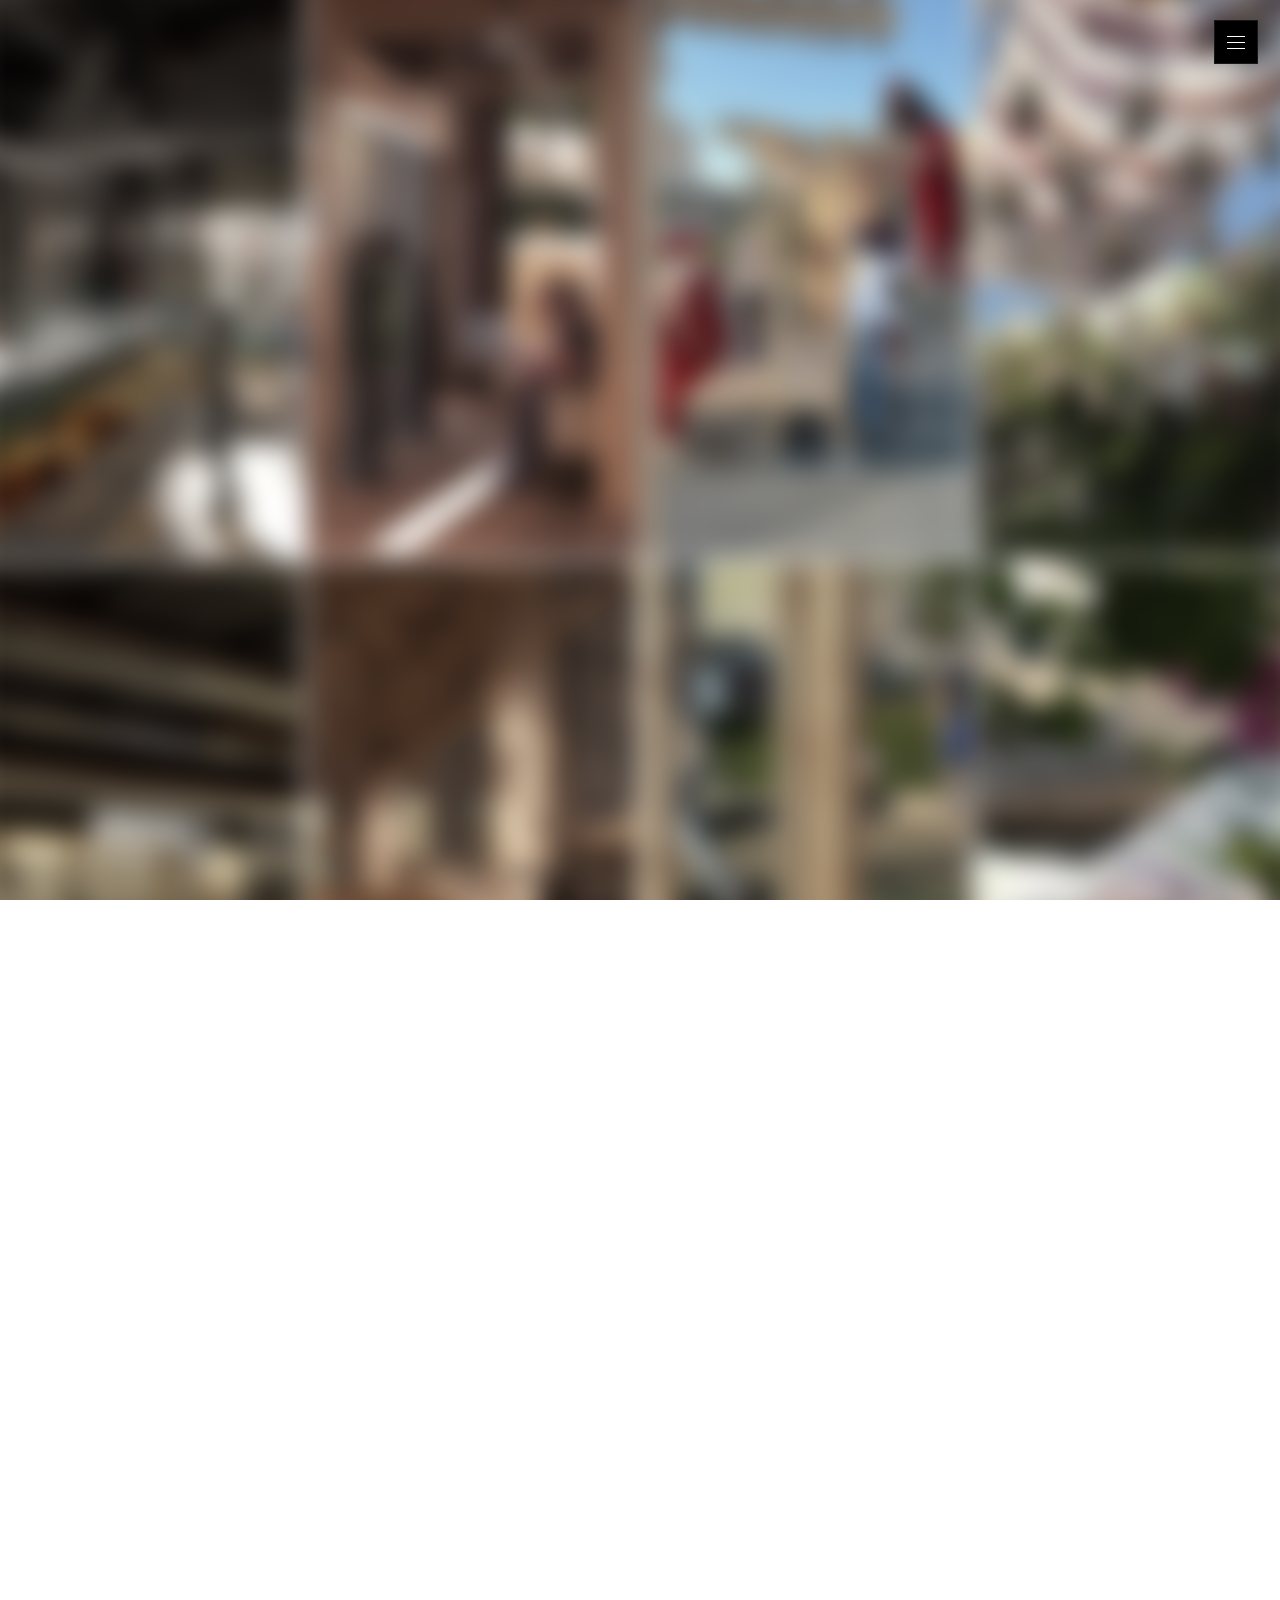
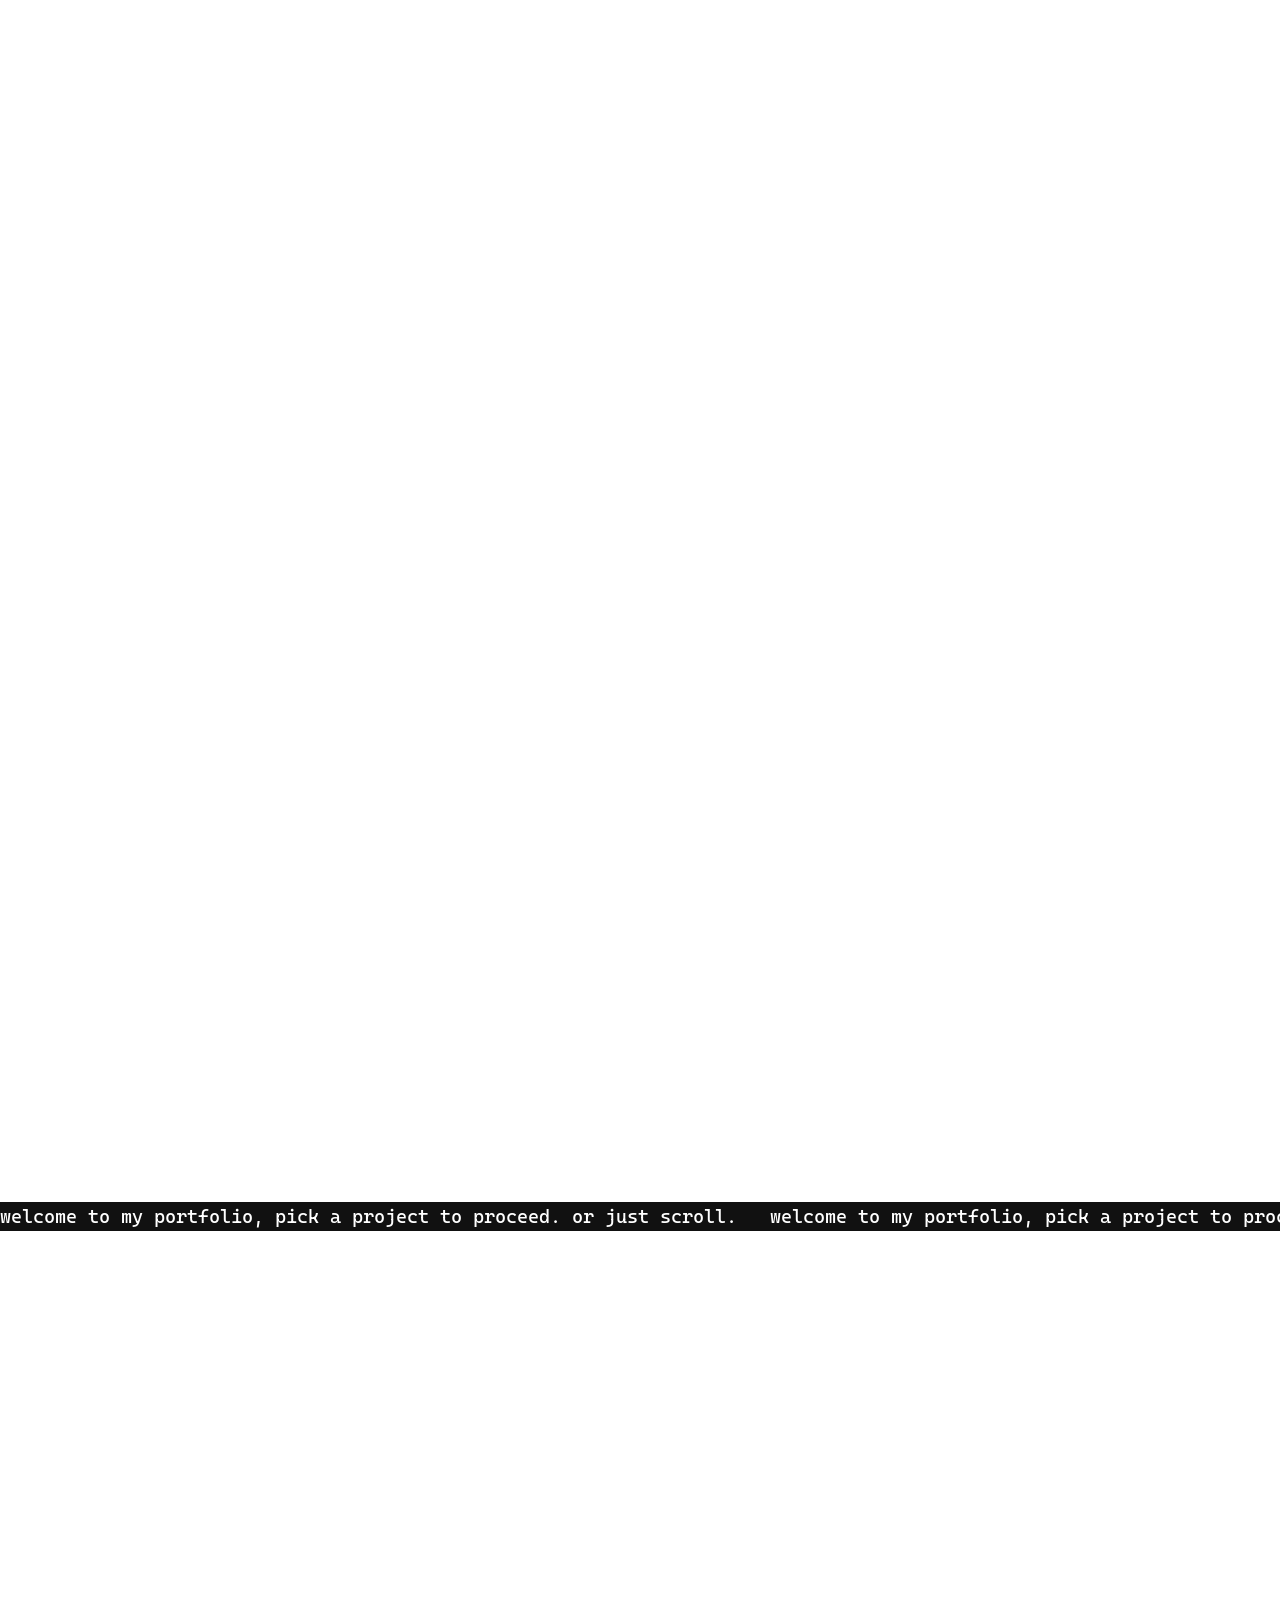
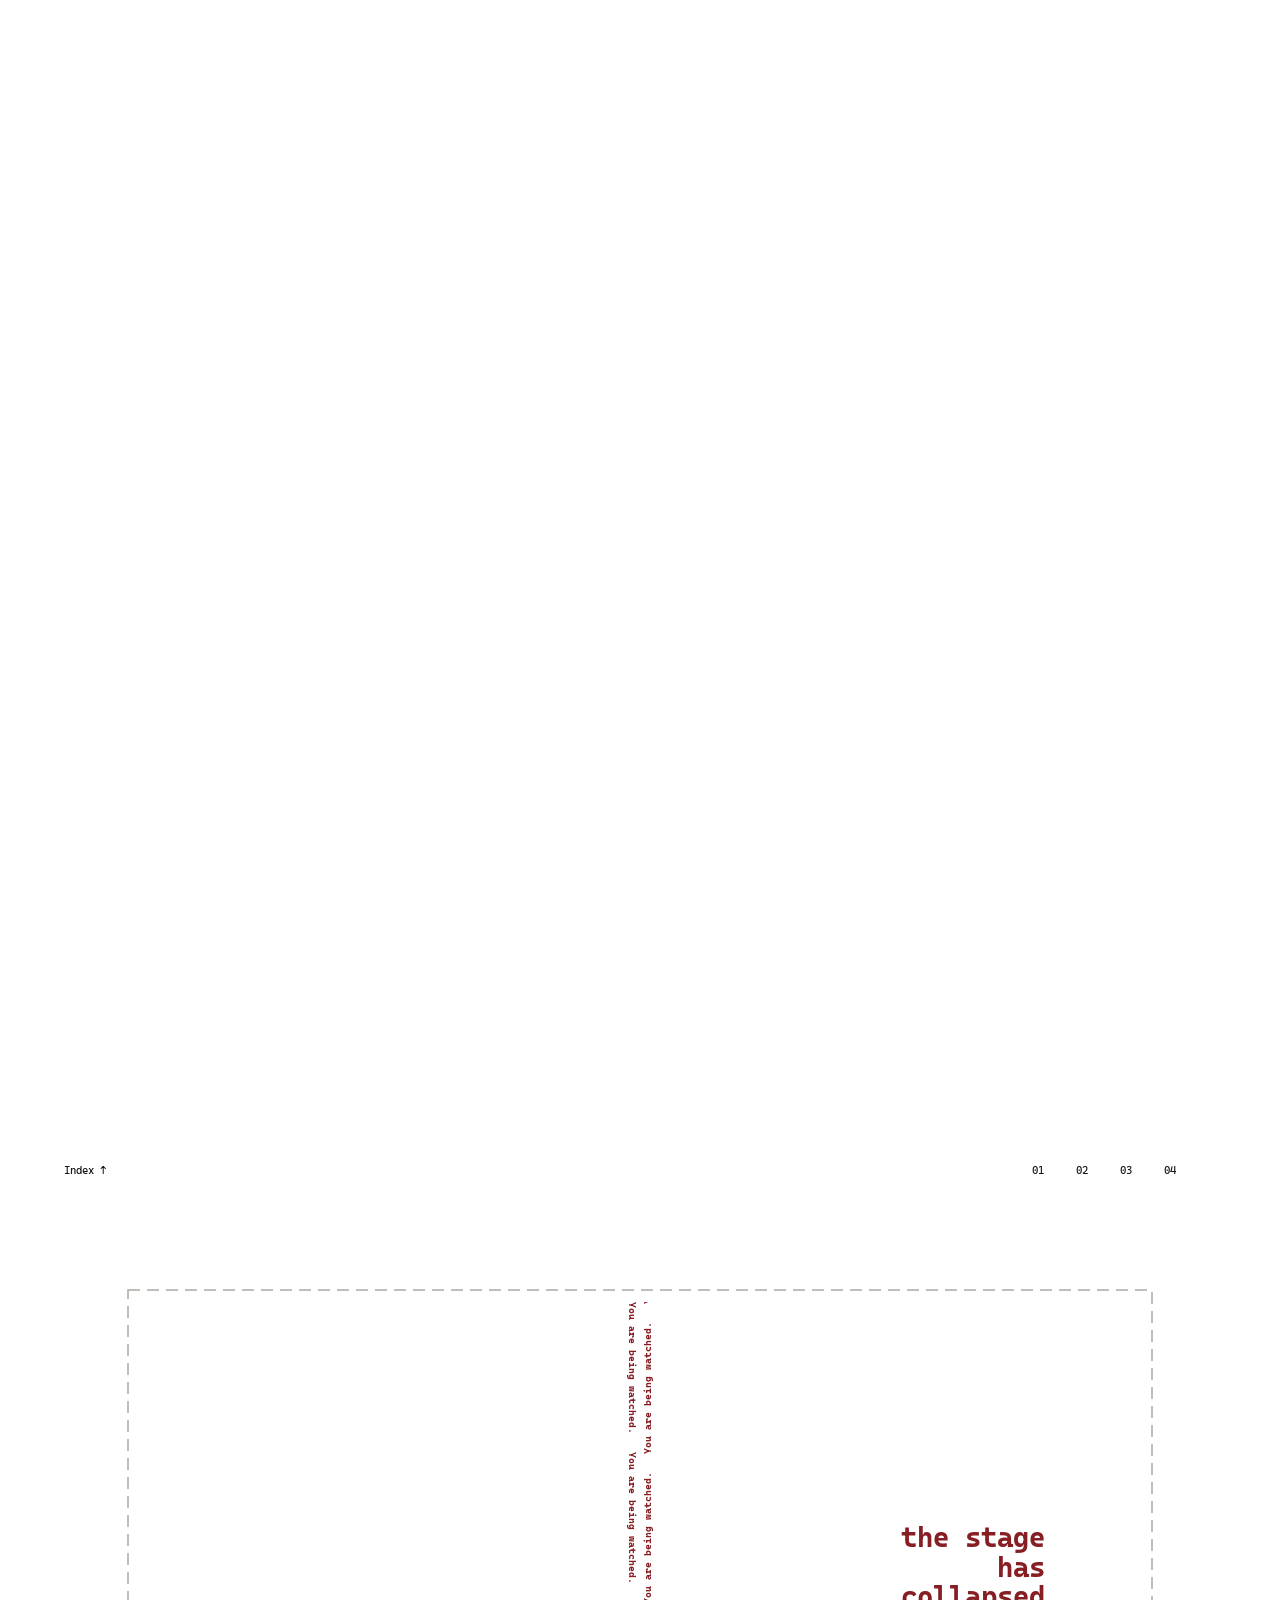
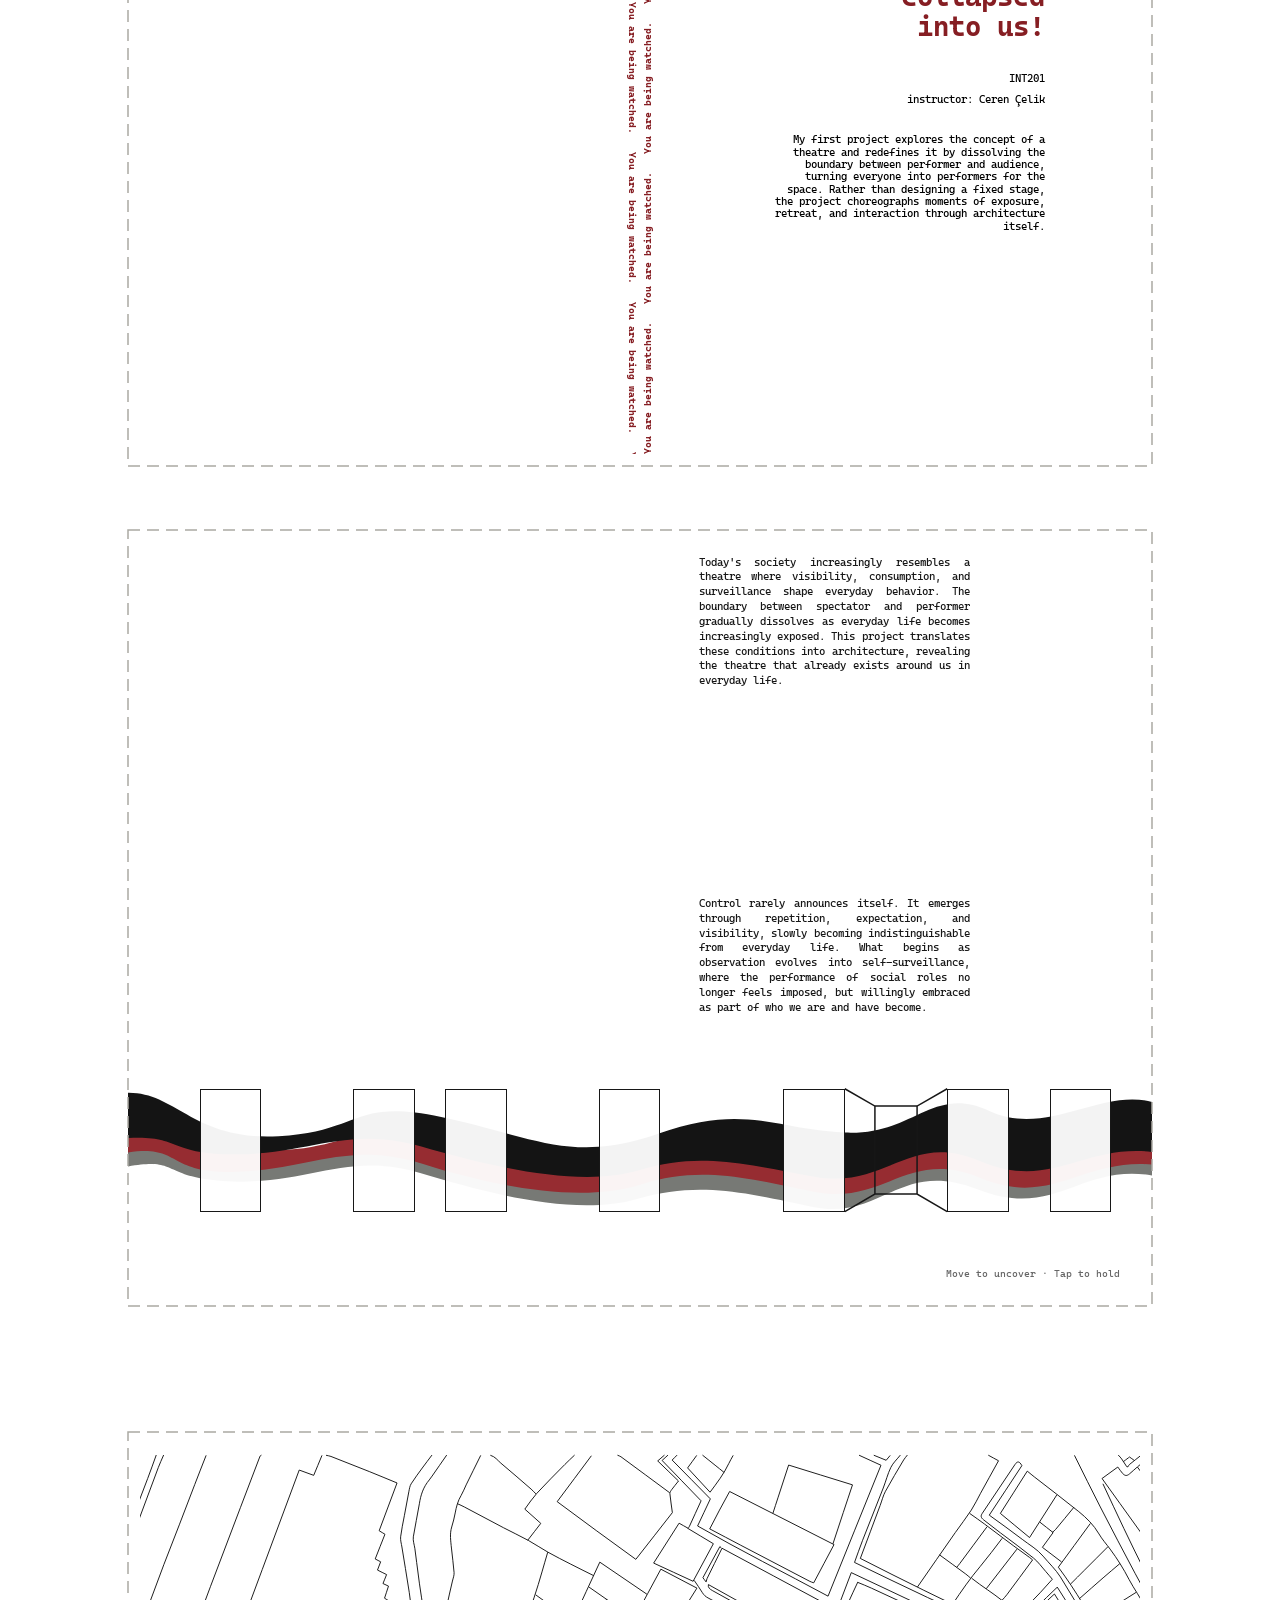
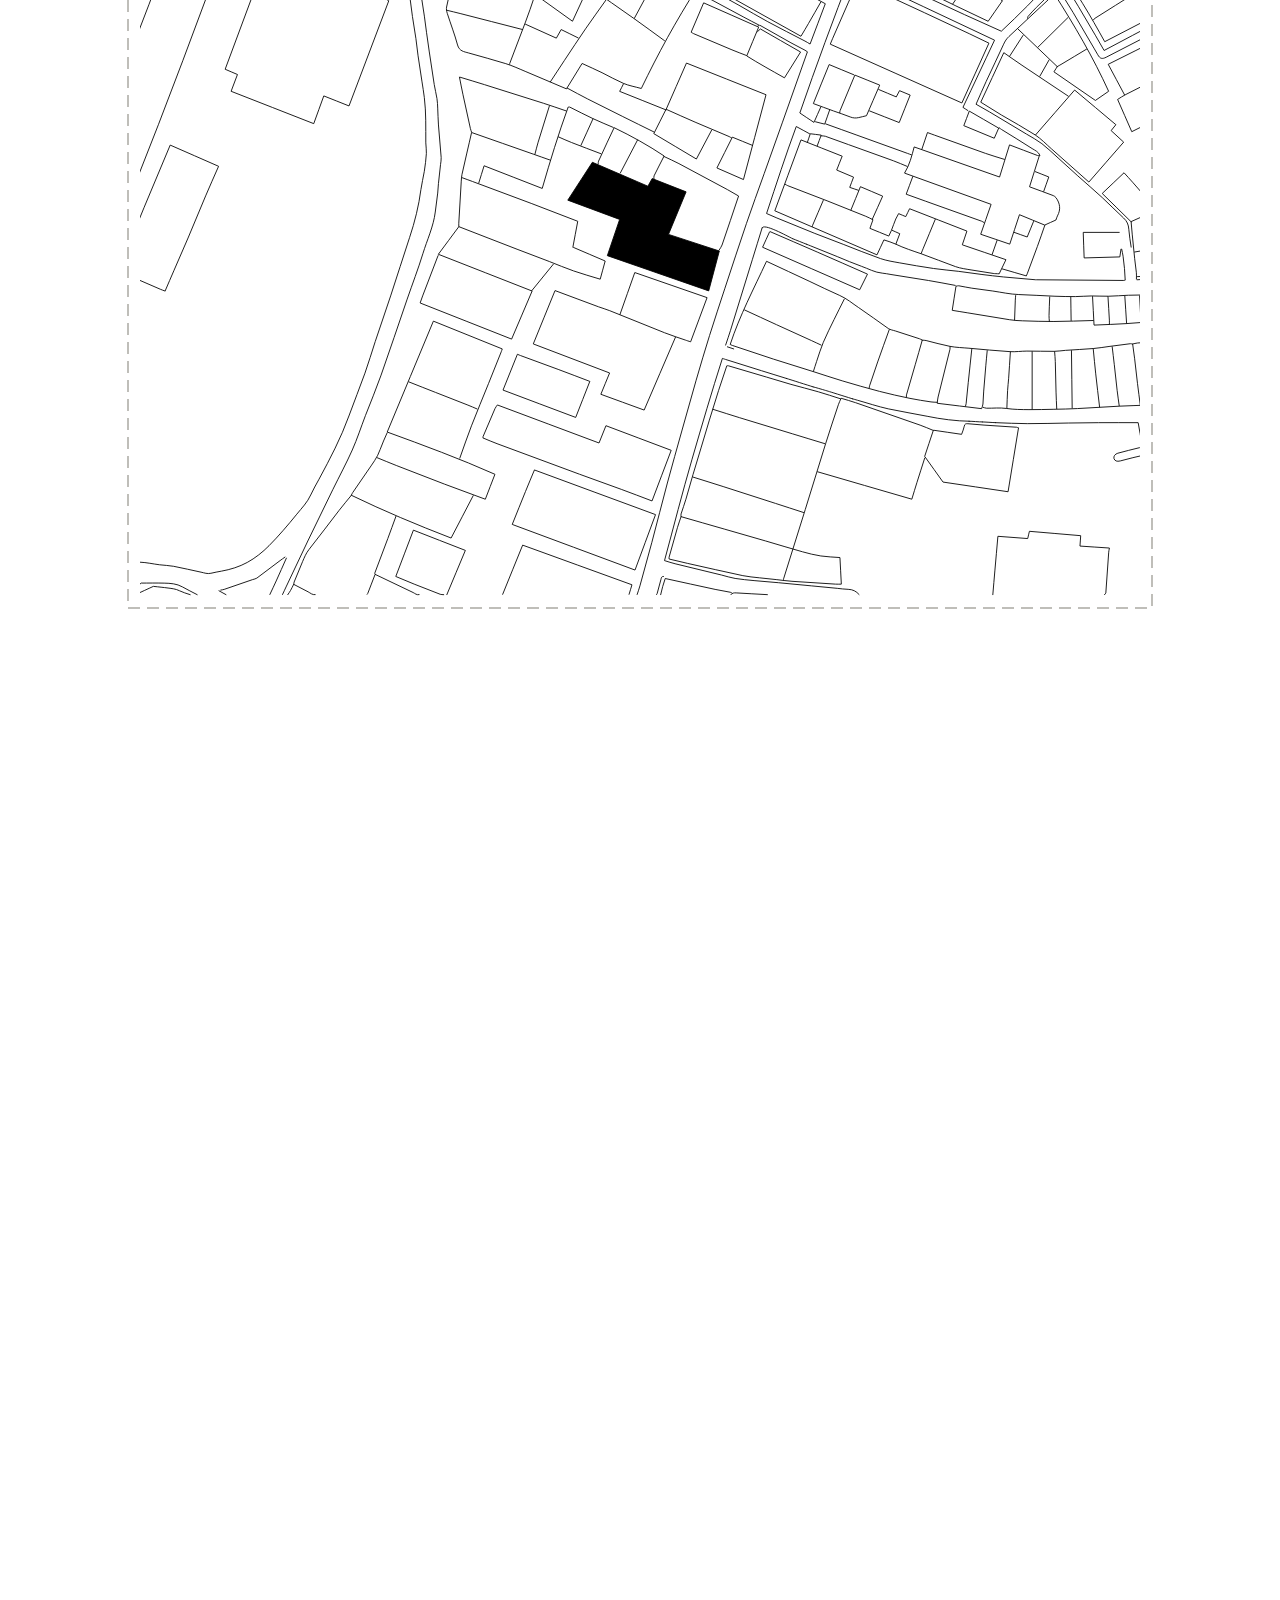
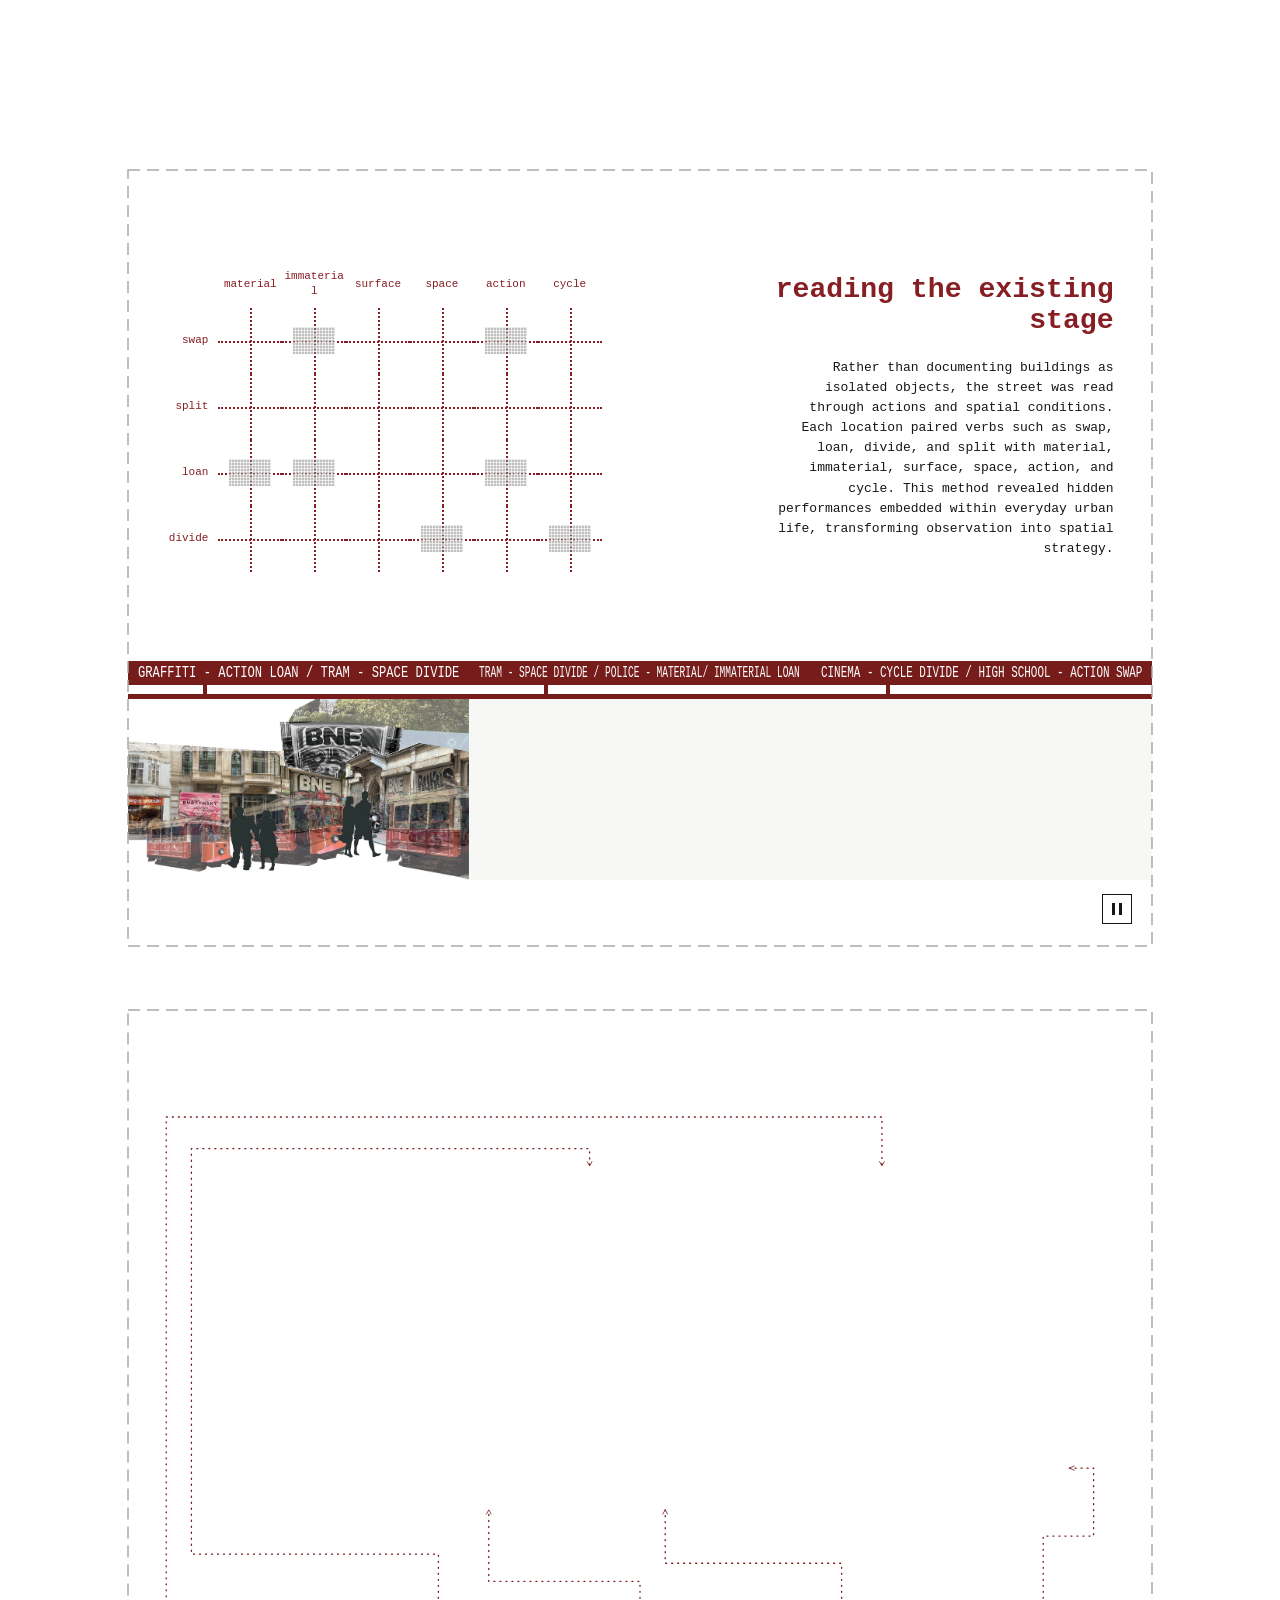
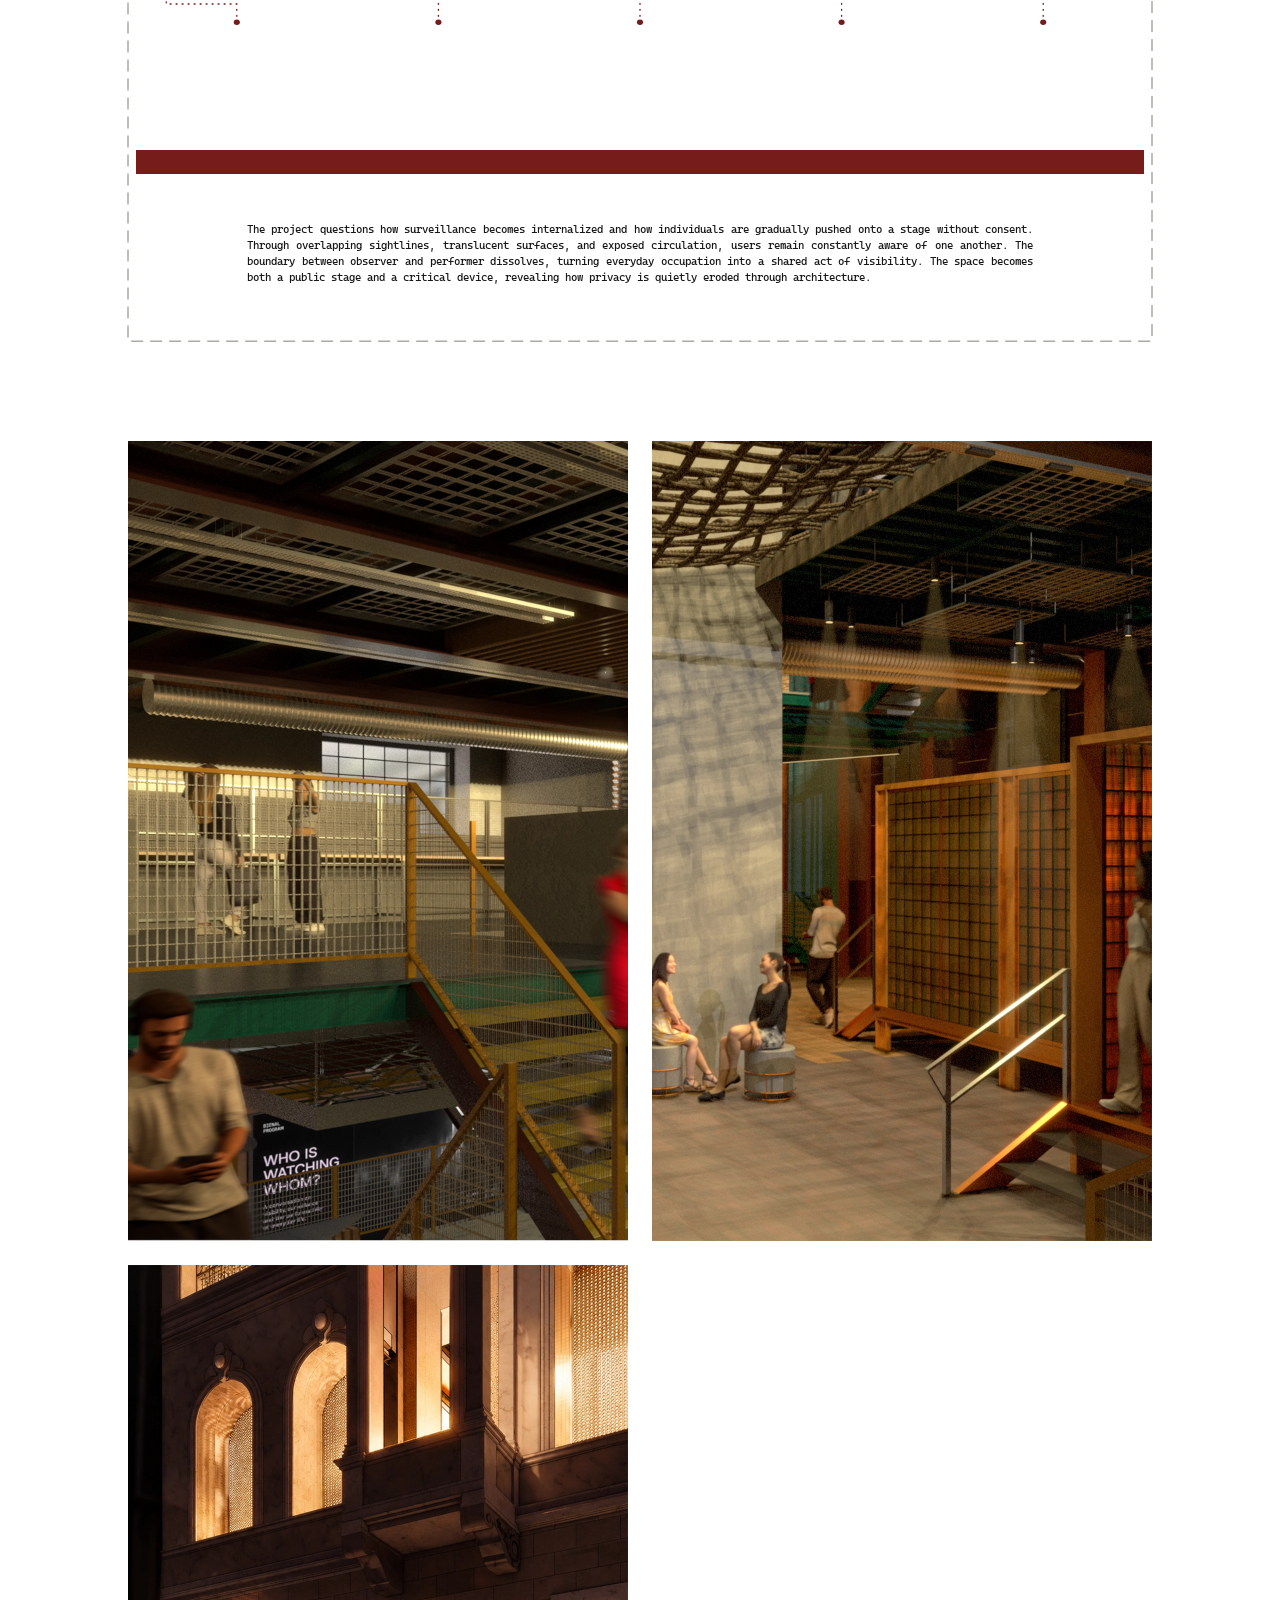
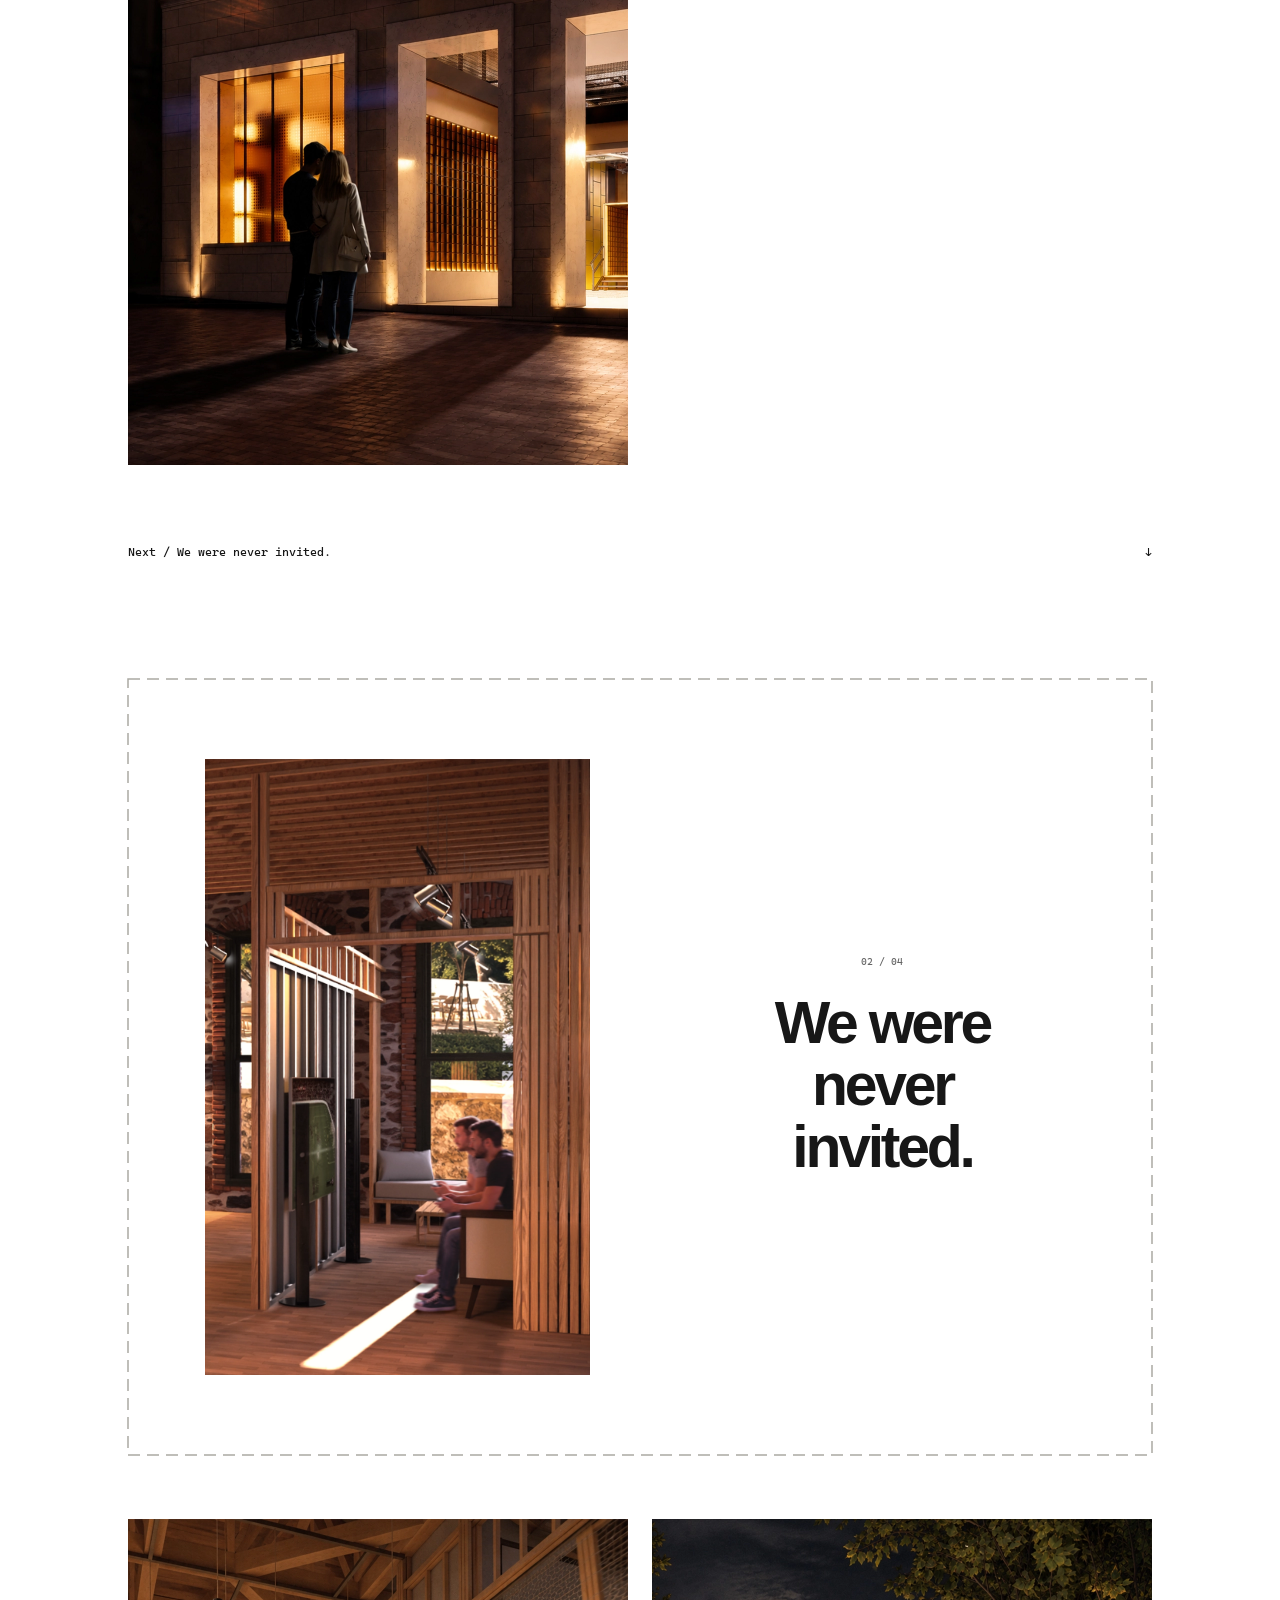
<file: index.html>
<!doctype html>
<html lang="en">
<head>
<meta charset="UTF-8"><meta name="viewport" content="width=device-width, initial-scale=1"><meta name="theme-color" content="#000000">
<title>Özgün Ege Bilgiç</title><link rel="stylesheet" href="styles.css"><script src="image-config.js" defer></script><script src="script.js" defer></script>
<link rel="stylesheet" href="analytics.css"><script src="analytics.js" defer></script></head>
<body>
<a class="skip-link" href="#work">Skip to projects</a>
<div class="quick-nav">
<button class="nav-toggle" type="button" aria-label="Open page navigation" aria-expanded="false" aria-controls="page-navigation" title="Navigate"><span class="menu-lines" aria-hidden="true"><i></i><i></i><i></i></span></button>
<nav id="page-navigation" aria-label="Page navigation" inert>
<a href="#top">Opening <span>01</span></a>
<a href="#video">Film <span>02</span></a>
<a href="#work">Projects <span>03</span></a>
<a href="#about">About me <span>04</span></a>
<details class="useful-menu"><summary data-useful-label>Useful stuff</summary><a href="stairs/index.html"><span data-stair-menu-label>Stair calculator</span><span>↗</span></a></details>
</nav>
</div>

<main>
<section class="intro" id="top" aria-label="Portfolio introduction">
<span id="video" class="video-anchor" aria-hidden="true"></span>
<div class="intro-stage">
<div class="reel" aria-hidden="true">
<div class="lane lane-one"><div class="lane-track"><i class="red"></i><i class="black"></i><i class="blue"></i><i class="red"></i><i class="black"></i><i class="blue"></i></div></div>
<div class="lane lane-two"><div class="lane-track"><i class="blue"></i><i class="yellow"></i><i class="black"></i><i class="blue"></i><i class="yellow"></i><i class="black"></i></div></div>
<div class="lane lane-three"><div class="lane-track"><i class="black"></i><i class="red"></i><i class="white"></i><i class="black"></i><i class="red"></i><i class="white"></i></div></div>
<div class="lane lane-four"><div class="lane-track"><i class="yellow"></i><i class="blue"></i><i class="red"></i><i class="yellow"></i><i class="blue"></i><i class="red"></i></div></div>
</div>
<div class="video-area"><img data-image="film" alt="Still image for the future film"></div><h1 class="identity"><a href="#about">ÖZGÜN EGE BİLGİÇ</a></h1>
</div>
</section>
<section class="work" id="work" aria-label="Projects">
<div class="work-stage">
<div class="work-welcome" aria-label="Welcome to my portfolio, pick a project to proceed. Or just scroll.">
<div class="work-welcome-track" aria-hidden="true"><span>Welcome to my portfolio, pick a project to proceed. Or just scroll.&#160;&#160;&#160;</span><span>Welcome to my portfolio, pick a project to proceed. Or just scroll.&#160;&#160;&#160;</span></div>
</div>
<div class="timeline-window"><div class="project-index timeline-index">
<div class="timeline-baseline" aria-hidden="true"></div>
<div class="index-footer"><button class="lucky-button" type="button">Choose for me ↗</button></div>
</div></div>
</div>
</section>
<div class="project-reader">
<nav class="project-rail" aria-label="Project shortcuts"><a href="#work" class="rail-index">Index ↑</a><div class="rail-links"></div></nav>
<div class="project-chapters"></div>
</div>
<section class="about" id="about" aria-labelledby="about-title">
<div class="designer-heading"><p class="designer-eyebrow">MEET THE DESIGNER / BEHIND THE WORK</p><h2 id="about-title">HI, I'M<br><span>ÖZGÜN.</span></h2></div>
<div class="designer-body">
<div class="portrait-group"><div class="portrait"><img data-image="portrait" alt="Özgün Ege Bilgiç"></div></div>
<div class="designer-explore"><p class="designer-intro">I work across physical and digital spaces, exploring how design shapes what we experience.</p><p class="designer-prompt">Pick a side of my practice ↘</p><div class="designer-topics" role="group" aria-label="Explore my practice"></div><div class="designer-reveal" aria-live="polite" aria-atomic="true"><h3></h3><p></p></div><div class="education"><h3>Education</h3><p><span>Bachelor of Arts in Interior Design</span><span>MEF University</span></p></div></div>
</div>
<div class="designer-downloads"><div class="download-links"></div></div>
</section>
</main>
</body>
</html>
</file>
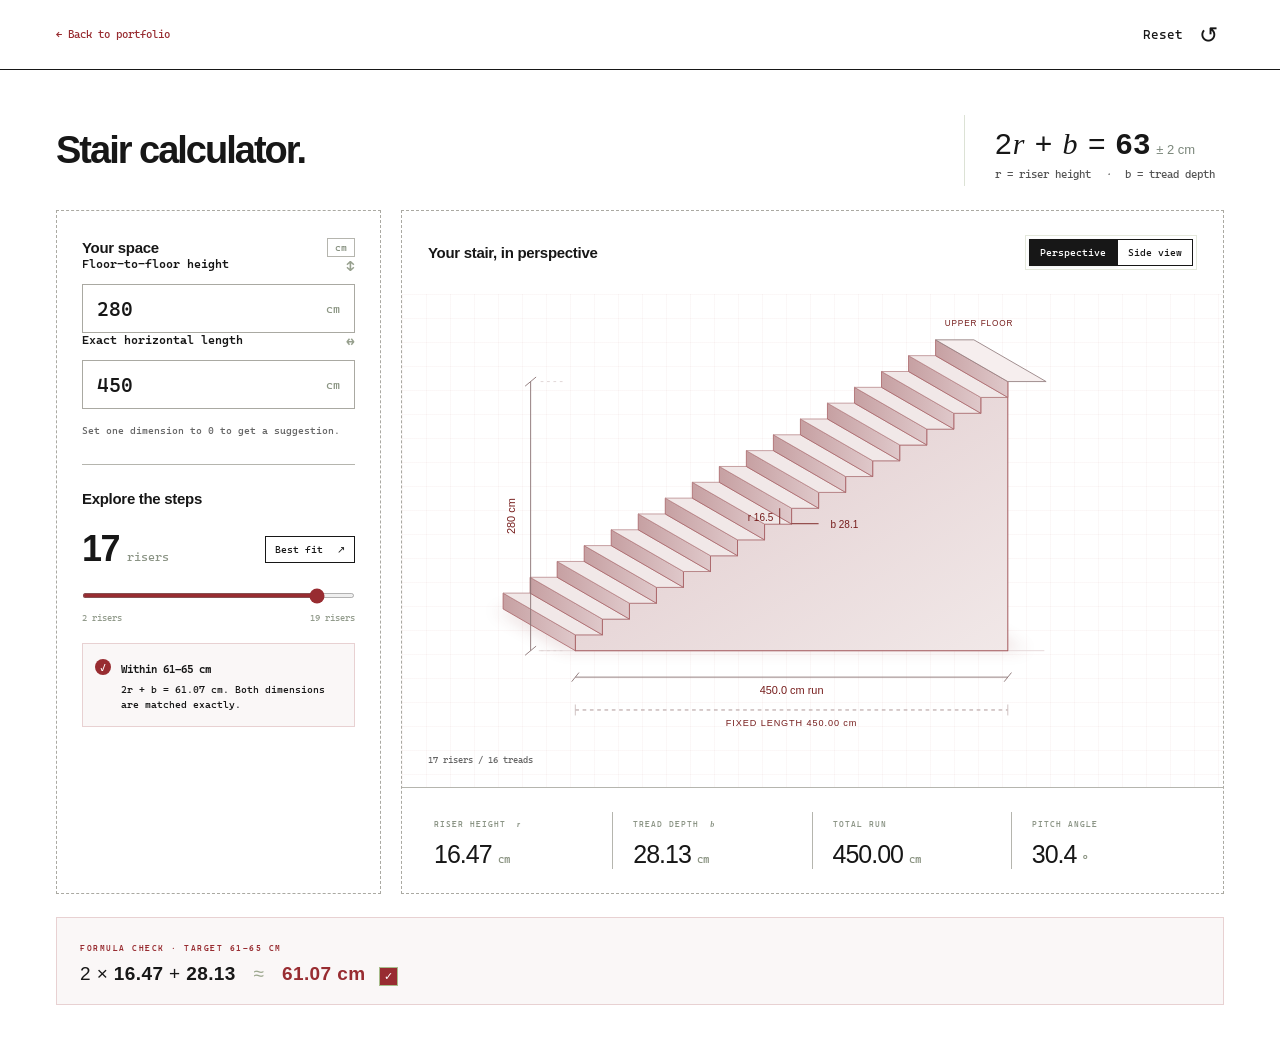
<file: stairs/index.html>
<!doctype html>
<html lang="en">
<head>
  <meta charset="UTF-8"><meta name="viewport" content="width=device-width, initial-scale=1">
  <title>Stair Studio — Find your rhythm</title>
  <meta name="description" content="Explore stair proportions with an interactive visual calculator using 2r + b = 63 ± 2 cm.">
  <link rel="stylesheet" href="style.css"><link rel="stylesheet" href="portfolio-theme.css"><script src="../image-config.js"></script>
<link rel="stylesheet" href="../analytics.css"><script src="../analytics.js" defer></script></head>
<body>
  <header class="header"><a class="brand" href="./" aria-label="Stair Studio home"><svg width="30" height="28" viewBox="0 0 30 28" fill="none"><path d="M2 25V18H10V10H18V2H28" stroke="currentColor" stroke-width="2.5"/></svg>stair<span>studio</span></a><a class="portfolio-back" href="../index.html#work">← Back to portfolio</a><button class="text-button" id="reset">Reset <span>↺</span></button></header>
  <main>
    <div class="intro"><div><p class="eyebrow"><span></span> THE STAIR PROPORTION EXPLORER</p><h1>Find your rhythm.</h1><p class="subtitle">Two rises. One tread. A stair that feels right.</p></div><div class="formula"><span class="formula-label">THE BLONDEL FORMULA</span><div>2<span>r</span> + <span>b</span> = <strong>63</strong><small>± 2 cm</small></div><p>r = riser height <i>·</i> b = tread depth</p></div></div>
    <div class="workspace">
      <aside class="controls panel">
        <div class="section-title"><span class="section-number">01</span><h2>Your space</h2><span class="unit-badge">cm</span></div>
        <p class="section-description">Start with the dimensions you have.</p>
        <label for="height">Floor-to-floor height <span>↕</span></label><div class="input-wrap"><input id="height" type="number" min="0" max="1200" step="1" value="280" inputmode="decimal"><span>cm</span></div><p class="hint">Finished lower floor to finished upper floor.</p>
        <label for="length">Exact horizontal length <span>↔</span></label><div class="input-wrap"><input id="length" type="number" min="0" max="3000" step="1" value="450" inputmode="decimal"><span>cm</span></div><p class="hint">Fixed length from the first riser to the upper floor.</p>
        <p class="dimension-hint"></p><button id="recommend" class="small-button" type="button" hidden>See recommended</button><p id="input-error" class="input-error" role="alert" hidden></p>
        <div class="divider"></div>
        <div class="section-title"><span class="section-number">02</span><h2>Explore the steps</h2></div>
        <div class="count-line"><div><output id="count-value" for="count">16</output><span>risers</span></div><button id="best" class="small-button">Best fit <span>↗</span></button></div>
        <input id="count" type="range" min="9" max="24" value="16" aria-label="Number of risers" aria-describedby="slider-hint">
        <div class="range-labels"><span id="min-label">9 risers</span><span id="max-label">24 risers</span></div>
        <p class="hint slider-hint" id="slider-hint">Both dimensions stay fixed. Slide to explore 2r + b; the target range is 61–65 cm.</p>
        <div id="fit-box" class="fit-box"><span class="fit-icon" id="fit-icon">✓</span><div><strong id="fit-title">Fits your space</strong><p id="fit-detail">30 cm of horizontal space remaining.</p></div></div>
      </aside>
      <section class="visual panel" aria-label="Stair visualization">
        <div class="visual-top"><div><span class="section-number">03</span><h2>Your stair, in perspective</h2></div><div class="view-switch" role="group" aria-label="Drawing view"><button class="active" id="view-3d" aria-pressed="true">Perspective</button><button id="view-side" aria-pressed="false">Side view</button></div></div>
        <div class="drawing-wrap"><div class="drawing-tag"><span></span> LIVE PREVIEW</div><svg id="drawing" viewBox="0 0 900 490" role="img" aria-labelledby="drawing-title drawing-description"></svg><div class="drawing-caption"><span id="drawing-caption">16 risers / 15 treads</span><span>Proportional diagram · illustrative width</span></div></div>
        <div class="metrics" aria-live="polite"><div><span>RISER HEIGHT <i>r</i></span><p><strong id="rise">17.5</strong><small>cm</small></p></div><div><span>TREAD DEPTH <i>b</i></span><p><strong id="tread">28.0</strong><small>cm</small></p></div><div><span>TOTAL RUN</span><p><strong id="run">420</strong><small>cm</small></p></div><div><span>PITCH ANGLE</span><p><strong id="angle">32.0</strong><small>°</small></p></div></div>
      </section>
    </div>
    <section class="bottom-row"><div class="equation-check"><span class="check-label">FORMULA CHECK · TARGET 61–65 CM</span><p>2 × <strong id="math-rise">17.5</strong> + <strong id="math-tread">28.0</strong> <span>≈</span> <strong class="green" id="math-result">65 cm</strong><span class="check-round" id="math-check">✓</span></p><div id="run-check" class="run-check"></div></div><div class="note"><span class="note-symbol">i</span><p>The upper floor is the final step, so <strong>treads = risers − 1</strong>.<br>Best fit selects the result closest to 63 cm, prioritizing the 61–65 cm range. A proportion study; check local requirements before building.</p></div></section>
  </main>
  <footer><span>STAIR STUDIO</span><span>Thoughtful proportions, one step at a time.</span><span>2r + b = 63 ± 2 cm</span></footer>
  <script src="calculator-app.js"></script><script src="portfolio-theme.js"></script>
</body>
</html>
</file>
<file: styles.css>
:root { --name-opacity:0; --name-y:100px; --name-scale:1.12; --zoom:1; --spread:0px; --video-reveal:100%; }
* { box-sizing:border-box; }
html { scroll-behavior:smooth; }
body { margin:0; background:#000; color:#fff; font-family:Arial,Helvetica,sans-serif; }
button { font:inherit; color:inherit; cursor:pointer; }
button:focus-visible,a:focus-visible { outline:2px solid currentColor; outline-offset:6px; }
.skip-link { position:fixed; top:-70px; left:16px; z-index:10; background:white; color:black; padding:12px; }
.skip-link:focus { top:16px; }
.red { background:#ed1010; }
.blue { background:#1038f3; }
.black { background:#000; }
.yellow { background:#ffe000; }
.white { background:#eee; }
.intro { position:relative; height:340vh; height:340svh; }
.video-anchor { position:absolute; top:calc(100% - 100svh); left:0; width:1px; height:1px; pointer-events:none; }
.intro-stage { position:sticky; top:0; height:100vh; height:100svh; overflow:hidden; isolation:isolate; }
.reel { position:absolute; inset:-12% 0; display:flex; transform:scaleY(var(--zoom)); will-change:transform; }
.lane { width:25%; height:100%; flex-shrink:0; overflow:hidden; }
.lane-track { height:360%; animation:tumble 10s linear infinite; will-change:transform; }
.lane-track i { display:block; height:calc(100% / 6); }
.lane-one { transform:translateY(var(--spread)); }
.lane-three { transform:translateY(calc(var(--spread) * -1)); }
.lane-one .lane-track { animation-duration:32s; animation-delay:-7.2s; }
.lane-two .lane-track { animation-duration:23.2s; animation-direction:reverse; animation-delay:-14.2s; }
.lane-three .lane-track { animation-duration:42.6s; animation-delay:-24.8s; }
.lane-four .lane-track { animation-duration:27.8s; animation-direction:reverse; animation-delay:-3.4s; }
@keyframes tumble { from { transform:translateY(0); } to { transform:translateY(-50%); } }
.identity {
 position:absolute; z-index:2; inset:0; margin:0; padding:0 3vw;
 display:flex; align-items:center; justify-content:center;
 font-size:9.2vw; font-weight:500; line-height:.94; letter-spacing:-.065em;
 color:white; text-align:center; pointer-events:none;
 opacity:var(--name-opacity); transform:translateY(var(--name-y)) scale(var(--name-scale));
 will-change:transform,opacity;
}
.video-area {
 position:absolute; z-index:3; inset:0; background:#171717;
 -webkit-mask-image:var(--film-mask,linear-gradient(transparent,transparent));
 mask-image:var(--film-mask,linear-gradient(transparent,transparent));
}
.quick-nav { position:fixed; top:20px; right:22px; z-index:20; }
.quick-nav .nav-toggle {
 display:flex; align-items:center; justify-content:center; width:46px; height:38px;
 margin-left:auto; list-style:none; cursor:pointer; border-radius:24px;
 color:#fff; background:#ffffff0d; border:1px solid #ffffff30;
 box-shadow:inset 0 1px 1px #ffffff28, 0 2px 12px #0000000a;
 backdrop-filter:blur(16px) saturate(1.3); -webkit-backdrop-filter:blur(16px) saturate(1.3);
 text-shadow:0 1px 4px #0008; transition:background .2s;
}
.quick-nav .nav-toggle::-webkit-details-marker { display:none; }
.quick-nav .nav-toggle span { font-size:24px; line-height:1; letter-spacing:1px; transform:translateY(-3px); }
.quick-nav .nav-toggle:hover,.quick-nav.is-open summary { background:#ffffff25; }
.quick-nav .nav-toggle:focus-visible { outline:2px solid #888; outline-offset:4px; }
.quick-nav nav {
 position:absolute; right:0; top:48px; width:195px; padding:8px; border-radius:18px;
 background:#24242488; border:1px solid #ffffff30; color:#fff;
 backdrop-filter:blur(24px) saturate(1.4); -webkit-backdrop-filter:blur(24px) saturate(1.4);
 box-shadow:inset 0 1px 1px #ffffff24,0 12px 35px #0002;
}
.quick-nav a { display:flex; align-items:center; justify-content:space-between; min-height:43px; padding:0 12px; color:inherit; text-decoration:none; font-size:12px; border-radius:11px; }
.quick-nav a span { font-size:9px; opacity:.55; }
.quick-nav a:hover,.quick-nav a:focus-visible { background:#ffffff18; }
.about { background:#ffffff; color:#171717; padding:110px 7vw 100px; display:grid; grid-template-columns:minmax(0,1fr) minmax(0,1fr); gap:9vw; align-items:start; }
.portrait { aspect-ratio:4 / 5; background:#c4c4be; display:flex; align-items:center; justify-content:center; }
.portrait span { font-size:11px; color:#66665e; }
.section-label { font-size:11px; margin:0 0 24px; }
.about h2 { margin:0 0 38px; font-size:clamp(46px,5.5vw,88px); line-height:.98; letter-spacing:-.065em; font-weight:400; }
.about h3 { margin:0; font-size:13px; line-height:1.5; font-weight:400; }
.education { display:grid; grid-template-columns:1fr 1.6fr; gap:20px; border-top:1px solid #0002; padding-top:20px; margin-bottom:32px; }
.education p { margin:0; color:#82827a; font-size:12px; line-height:1.8; }
.interview > div { padding:19px 0; border-top:1px solid #0002; }
.interview p { color:#82827a; font-size:12px; line-height:1.8; margin:9px 0 0; }
.work { background:#ffffff; color:#000; padding:80px 4vw; }
.work h2 { font-size:clamp(36px,6vw,90px); font-weight:400; letter-spacing:-.06em; margin:0 0 40px; }
.projects { display:grid; grid-template-columns:1fr 1fr; gap:45px 25px; }
.project { display:block; min-width:0; padding:0; border:0; background:none; text-align:left; }
.project-large { grid-column:1 / -1; }
.project-image { aspect-ratio:1.2; }
.project-large .project-image { aspect-ratio:2; }
.project span { display:block; margin-top:12px; font-size:13px; }
 dialog { width:min(1000px,92vw); padding:0; border:0; background:#ffffff; color:black; max-height:90svh; }
dialog::backdrop { background:#000b; }
#dialog-image { height:65svh; }
dialog h2 { padding:20px; margin:0; font-size:20px; font-weight:400; }
.close-dialog { position:absolute; right:15px; top:15px; border:0; background:white; color:black; font-size:26px; width:44px; height:44px; }
@media(max-width:700px) {
 .identity { font-size:18vw; max-width:100%; padding:0 6vw; }
 .quick-nav { top:14px; right:14px; }
 .about { grid-template-columns:1fr; padding:65px 6vw 20px; gap:38px; }
 .portrait { max-width:440px; width:100%; }
 .about h2 { font-size:64px; }
 .work { padding:50px 6vw; }
 .projects { grid-template-columns:1fr; gap:32px; }
 .project-large { grid-column:auto; }
 .project-large .project-image { aspect-ratio:1.2; }
}
@media(prefers-reduced-motion:reduce) {
 html { scroll-behavior:auto; }
 .intro { height:auto; }
 .intro-stage { position:relative; height:200svh; }
 .reel { inset:0 0 auto; height:100svh; transform:none; }
 .lane { transform:none; }
 .lane-track { animation:none; }
 .identity { height:100svh; opacity:1; transform:none; }
 .video-area { top:100svh; -webkit-mask-image:none; mask-image:none; }
 .video-anchor { top:100svh; }
 .quick-nav .nav-toggle { transition:none; }
}

/* Name travels above the film and docks beneath the portrait. */
.identity { position:fixed; z-index:8; inset:auto; left:50%; top:50%; display:block; width:max-content; max-width:none; height:auto; padding:0; font-size:9.2vw; line-height:1.1; white-space:nowrap; transform:translate(-50%,-50%); opacity:0; }
.lane-track img { display:block; width:100%; height:calc(100% / 6); object-fit:cover; }
.video-area img,.video-area video,.portrait img { display:block; width:100%; height:100%; object-fit:cover; }
.portrait { overflow:hidden; }
.portrait-group { min-width:0; }
.about .name-destination { margin:18px 0 0; font-size:clamp(18px,2.35vw,36px); line-height:1.1; letter-spacing:-.065em; font-weight:500; text-align:center; white-space:nowrap; }
.about-copy { padding-top:5px; }
.about-copy .section-label { font-size:clamp(30px,4vw,55px); letter-spacing:-.05em; margin-bottom:40px; }
.quick-nav .nav-toggle .menu-lines { display:flex; flex-direction:column; gap:4px; transform:none; width:16px; }
.menu-lines i { display:block; width:16px; height:1px; background:currentColor; box-shadow:0 1px 3px #0003; }
.project-desktop { position:relative; height:650px; overflow:hidden; }
.desktop-backdrop { position:absolute; inset:0; width:100%; height:100%; object-fit:cover; filter:blur(18px); opacity:.24; transform:scale(1.08); pointer-events:none; }
.projects { position:relative; display:block; width:100%; height:100%; }
.project { position:absolute; left:var(--x); top:var(--y); width:90px; transform:translate(-50%,-50%); text-align:center; transition:transform .25s; }
.project img { display:block; width:90px; height:105px; object-fit:cover; box-shadow:0 3px 12px #0002; }
.project span { font-size:10px; margin-top:9px; }
.project:hover,.project:focus-visible { transform:translate(-50%,-50%) scale(1.12) rotate(-3deg); z-index:2; }
.lucky-button { display:block; margin:30px auto 0; background:#ffffff55; border:1px solid #0002; border-radius:30px; padding:14px 22px; font-size:12px; }
.lucky-button:hover { background:white; }
#dialog-image { display:block; width:100%; object-fit:contain; }
@media(max-width:700px) {
 .about .name-destination { font-size:clamp(18px,5.5vw,32px); }
 .portrait { max-width:none; }
 .project-desktop { height:600px; }
 .project { width:62px; }
 .project img { width:62px; height:76px; }
}
@media(prefers-reduced-motion:reduce) {
 .identity { position:absolute; top:150svh !important; left:50% !important; font-size:9.2vw !important; color:white !important; opacity:1 !important; height:auto; transform:translate(-50%,-50%); }
 .project { transition:none; }
 .name-destination { opacity:1 !important; }
}


/* Theme: Helvetica Bold headings, Cascadia Code supporting text. */
@font-face {
 font-family:'Cascadia Code';
 src:local('Cascadia Code'),local('CascadiaCode'),url('fonts/CascadiaCode.woff2') format('woff2');
 font-weight:200 700; font-style:normal; font-display:swap;
}
:root { --font-title:Helvetica,Arial,sans-serif; --font-text:'Cascadia Code','Cascadia Mono',Consolas,monospace; --sidebar-width:min(320px,78vw); }
body { font-family:var(--font-text); }
.identity,.work h2,.about h2,.about-copy .section-label { font-family:var(--font-title); font-weight:700; font-style:normal; }
.identity { position:absolute; z-index:4; left:50%; top:50%; inset:auto; left:50%; top:50%; width:max-content; max-width:96%; font-size:var(--name-font-size,4.2vw); line-height:1.05; letter-spacing:-.055em; color:white; transform:translate(-50%,-50%); opacity:0; }
.about .name-destination { font-weight:700; opacity:1; }
.about h3,.education p,.interview p,.project span,.quick-nav a,.lucky-button { font-family:var(--font-text); }
.quick-nav .nav-toggle { position:relative; z-index:2; padding:0; transition:transform .45s cubic-bezier(.22,1,.36,1),background .2s; }
.quick-nav nav {
 position:fixed; top:0; right:0; width:var(--sidebar-width); height:100vh; height:100dvh;
 display:flex; flex-direction:column; justify-content:center; gap:0; padding:65px 28px;
 background:#000; color:#fff; border:0; border-radius:0; box-shadow:none;
 backdrop-filter:none; -webkit-backdrop-filter:none;
 transform:translateX(100%); visibility:hidden;
 transition:transform .45s cubic-bezier(.22,1,.36,1),visibility .45s;
}
.quick-nav.is-open nav { transform:translateX(0); visibility:visible; }
.quick-nav.is-open .nav-toggle { transform:translateX(calc(0px - var(--sidebar-width))); background:#0009; }
.quick-nav a { border-radius:0; border-bottom:1px solid #ffffff30; padding:25px 0; font-size:16px; min-height:72px; }
.quick-nav a:hover,.quick-nav a:focus-visible { background:transparent; color:#bdbdbd; }
.quick-nav a span { opacity:.45; font-size:10px; }
.menu-lines i { transition:transform .3s,opacity .3s; }
.quick-nav.is-open .menu-lines i:first-child { transform:translateY(5px) rotate(45deg); }
.quick-nav.is-open .menu-lines i:nth-child(2) { opacity:0; }
.quick-nav.is-open .menu-lines i:last-child { transform:translateY(-5px) rotate(-45deg); }
@media(max-width:700px) { .identity { font-size:var(--name-font-size,4.2vw); } .quick-nav nav { padding-inline:22px; } }
@media(prefers-reduced-motion:reduce) {
 .identity { position:absolute; top:150svh !important; left:50% !important; font-size:var(--name-font-size,4.2vw) !important; opacity:1 !important; color:white !important; }
 .quick-nav nav,.quick-nav .nav-toggle,.menu-lines i { transition:none; }
}

/* One-screen film, with a longer pinned scroll interval. */
.intro { height:480vh; height:480svh; }
.video-anchor { top:230vh; top:230svh; }
.about { padding:90px 7vw; gap:9vw; align-items:center; }
.about .portrait { max-width:480px; }
.about-copy .section-label { margin:0 0 28px; }
.about-introduction { font-size:14px; line-height:1.9; max-width:440px; color:#76766f; margin:0 0 35px; }
.education { display:block; border:0; padding:0; margin:0; }
.education h3 { margin-bottom:10px; }
@media(max-width:700px) {
 .about { padding:60px 6vw; gap:35px; }
 .about .portrait { max-width:none; }
}
@media(prefers-reduced-motion:reduce) {
 .intro { height:auto; }
 .video-anchor { top:100svh; }
 .identity { top:auto !important; bottom:32px; transform:translateX(-50%); }
}






/* About: a centered, single-viewport portrait composition. */
.about {
 min-height:100vh; min-height:100svh;
 display:flex; flex-direction:column; justify-content:center; align-items:center;
 gap:22px; padding:38px 6vw; text-align:center;
}
.portrait-group { position:relative; flex:none; }
.about .portrait {
 height:clamp(140px,38svh,350px); width:auto; max-width:70vw;
 aspect-ratio:4 / 5; background:transparent; overflow:visible;
 transform:rotate(-2deg); transition:transform .5s cubic-bezier(.2,.8,.2,1);
}
.about .portrait img { object-fit:contain; }
.portrait-group::after {
 content:'✳'; position:absolute; top:8%; right:-24px; color:#b6161d;
 font-family:Arial,sans-serif; font-size:44px; line-height:1; pointer-events:none;
 transform:rotate(12deg); transition:transform .5s;
}
@media(hover:hover) {
 .portrait-group:hover .portrait { transform:rotate(2deg) translateY(-4px); }
 .portrait-group:hover::after { transform:rotate(100deg); }
}
.about-copy { width:min(100%,580px); padding:0; text-align:center; }
.about-copy .section-label { font-size:clamp(36px,4vw,56px); margin:0 0 16px; line-height:1; }
.about-introduction { max-width:520px; margin:0 auto 22px; font-size:13px; line-height:1.7; }
.education h3 { font-size:11px; margin:0 0 8px; }
.education p { display:flex; flex-wrap:wrap; justify-content:center; gap:6px 18px; font-size:11px; line-height:1.6; }
@media(max-height:650px) {
 .about { padding:24px 6vw; gap:14px; }
 .about .portrait { height:28svh; }
 .about-copy .section-label { font-size:34px; margin-bottom:12px; }
 .about-introduction { margin-bottom:14px; }
}
@media(prefers-reduced-motion:reduce) {
 .about .portrait,.portrait-group::after { transition:none; transform:none; }
 .portrait-group:hover .portrait,.portrait-group:hover::after { transform:none; }
}



/* Blur the entire composition so white separators soften with the artwork. */
:root { --strip-blur:14px; }
.lane-track { filter:none; width:100%; margin-left:0; }

/* Structured motion: equal rails, consistent pace, clean image boundaries. */
.reel {
 gap:4px; background:#fff; transform:none; filter:grayscale(var(--strip-grayscale,1)) blur(var(--strip-blur));
 left:calc(var(--strip-blur) * -2); right:calc(var(--strip-blur) * -2);
}
.lane { flex:1 1 0; width:0; min-width:0; transform:none; }
.lane-track img { border-bottom:4px solid #fff; }
.lane-one .lane-track { animation-duration:36s; animation-delay:0s; }
.lane-two .lane-track { animation-duration:36s; animation-delay:-9s; }
.lane-three .lane-track { animation-duration:36s; animation-delay:-18s; }
.lane-four .lane-track { animation-duration:36s; animation-delay:-27s; }
.identity { transition:opacity 1.4s ease; text-shadow:0 1px 3px #0009,0 3px 18px #0005; }
.identity a { pointer-events:auto; color:inherit; font:inherit; letter-spacing:inherit; text-decoration:none; }
.identity a:hover,.identity a:focus-visible { text-decoration:underline; text-decoration-thickness:1px; text-underline-offset:.12em; }

/* Technical navigation: solid surface, hairline border, square geometry. */
.quick-nav .nav-toggle {
 width:44px; height:44px; border-radius:0; border:1px solid #171717;
 background:#000; color:#fff; box-shadow:none; text-shadow:none;
 backdrop-filter:none; -webkit-backdrop-filter:none;
}
.quick-nav .nav-toggle:hover,.quick-nav.is-open .nav-toggle { background:#000; color:#fff; }
.quick-nav .nav-toggle:focus-visible { outline:2px solid #171717; outline-offset:4px; }
.quick-nav .nav-toggle .menu-lines { width:18px; gap:5px; }
.menu-lines i { width:18px; height:1px; box-shadow:none; }
.quick-nav.is-open .menu-lines i:first-child { transform:translateY(6px) rotate(45deg); }
.quick-nav.is-open .menu-lines i:last-child { transform:translateY(-6px) rotate(-45deg); }
.about-introduction,.education p { color:#555; }
@media(max-width:700px) {
 .reel { gap:3px; }
 .lane-track img { border-bottom-width:3px; }
}
@media(prefers-reduced-motion:reduce) {
 .identity { transition:none; }
 .lane-track { animation:none; }
 .reel { filter:grayscale(var(--strip-grayscale,1)); left:0; right:0; }
}

/* Work leads: four large, numbered previews and a continuous project reader. */
.work { padding:90px 5vw 55px; min-height:100svh; }
.work-heading { display:flex; align-items:baseline; justify-content:space-between; gap:20px; border-top:1px solid #171717; padding-top:20px; margin-bottom:38px; }
.work-heading h2 { margin:0; font-size:clamp(40px,5.2vw,80px); letter-spacing:-.06em; }
.work-heading > span { font-size:10px; white-space:nowrap; }
.project-index { display:grid; grid-template-columns:1fr 1fr; gap:35px 24px; }
.project-card { display:block; color:#171717; text-decoration:none; min-width:0; }
.project-card-image { aspect-ratio:1.85; overflow:hidden; background:#f3f3f1; }
.project-card-image img { display:block; width:100%; height:100%; object-fit:cover; transition:transform .6s cubic-bezier(.2,.8,.2,1); }
.project-card-caption { display:flex; gap:18px; align-items:baseline; padding:15px 0 0; }
.card-number { font-size:10px; color:#686868; }
.project-card h3 { margin:0; font-family:var(--font-title); font-size:clamp(18px,1.7vw,28px); letter-spacing:-.04em; font-weight:700; }
.card-arrow { margin-left:auto; font-size:22px; line-height:1; transition:transform .25s; }
@media(hover:hover) { .project-card:hover img { transform:scale(1.025); } .project-card:hover .card-arrow { transform:translate(3px,3px); } }
.index-footer { display:flex; align-items:center; justify-content:space-between; gap:18px; padding-top:35px; }
.index-footer > span { color:#555; font-size:9px; letter-spacing:.05em; }
.index-footer .lucky-button { display:inline-block; margin:0; border:1px solid #aaa; border-radius:0; background:white; padding:11px 15px; font-size:10px; }
.index-footer .lucky-button:hover { background:#171717; color:white; }
.project-reader { background:#fff; color:#171717; }
.project-rail { position:sticky; top:0; z-index:10; display:flex; align-items:center; justify-content:space-between; height:60px; padding:0 5vw; padding-right:90px; border:0; background:#fff; }
.project-rail a { color:inherit; text-decoration:none; }
.rail-index { font-size:11px; }
.rail-links { display:flex; height:100%; align-items:center; gap:4px; }
.project-tab { display:flex; width:40px; height:32px; justify-content:center; align-items:center; font-size:11px; border:1px solid transparent; }
.project-tab:hover { border-color:#999; }
.project-tab[aria-current] { background:#171717; color:white; }
.project-chapter { padding:65px 5vw 0; scroll-margin-top:60px; }
.chapter-heading { display:flex; align-items:baseline; gap:30px; margin-bottom:30px; }
.chapter-number { font-size:10px; color:#666; flex:none; }
.chapter-heading h2 { font-family:var(--font-title); font-size:clamp(38px,5vw,76px); letter-spacing:-.055em; font-weight:700; line-height:1.05; margin:0; }
.chapter-description { font-size:13px; line-height:1.9; max-width:650px; margin:0 0 35px; }
.project-chapter figure { margin:0; background:#f7f7f5; }
.chapter-lead { height:72svh; min-height:280px; }
.chapter-lead img { display:block; width:100%; height:100%; object-fit:contain; }
.chapter-gallery { display:grid; grid-template-columns:1fr 1fr; gap:24px; margin-top:24px; }
.chapter-gallery img { display:block; width:100%; height:auto; }
.chapter-next { display:flex; justify-content:space-between; align-items:center; gap:20px; padding:30px 0; margin-top:35px; border-top:0; color:#171717; text-decoration:none; font-size:12px; }
.chapter-next:hover { color:#777; }
#about { scroll-margin-top:0; border-top:0; }
.quick-nav nav { overflow-y:auto; }
@media(max-width:700px) {
 .work { padding:65px 6vw 40px; min-height:auto; }
 .work-heading { display:block; margin-bottom:28px; }
 .work-heading > span { display:block; margin-top:16px; }
 .project-index { gap:30px 14px; }
 .project-card-image { aspect-ratio:.85; }
 .project-card-caption { gap:8px; flex-wrap:wrap; }
 .project-card h3 { font-size:19px; }
 .card-arrow { font-size:17px; }
 .index-footer { align-items:start; }
 .index-footer > span { max-width:130px; line-height:1.8; }
 .project-rail { height:68px; padding:0 6vw; padding-right:78px; }
 .rail-links { gap:0; }
 .project-tab { width:32px; }
 .project-chapter { padding:45px 6vw 0; scroll-margin-top:68px; }
 .chapter-heading { display:block; }
 .chapter-number { display:block; margin-bottom:14px; }
 .chapter-lead { height:65svh; }
 .chapter-gallery { grid-template-columns:1fr; gap:16px; margin-top:16px; }
 .chapter-next { font-size:11px; }
}
@media(prefers-reduced-motion:reduce) { .project-card-image img,.card-arrow { transition:none; } }



/* A continuous abstract timeline, derived from the printed portfolio index. */
.work { --timeline-red:#982c31; padding:65px 5vw 40px; min-height:100svh; overflow:hidden; }
.work-heading { margin-bottom:0; border-top-color:var(--timeline-red); }
.work-heading h2 { font-size:clamp(38px,4.5vw,68px); }
.work-heading > span { color:var(--timeline-red); }
.timeline-window { margin-inline:-5vw; overflow-x:auto; scrollbar-width:thin; scrollbar-color:#982c31 #f4eeee; }
.timeline-index {
 position:relative; display:block; width:100%; min-width:720px;
 height:clamp(360px,57svh,650px); margin:0; border:0; overflow:visible;
 background:#fff;
}
.timeline-baseline { position:absolute; z-index:1; left:0; right:0; bottom:calc(22% - 22px); height:22px; background:var(--timeline-red); }
.timeline-index .project-card {
 position:absolute; z-index:2; top:auto; bottom:22%; width:25%; padding:25px 10px 0;
 display:flex; justify-content:center; color:var(--timeline-red); transform:none;
}
.timeline-index .project-card:nth-of-type(1) { left:0; }
.timeline-index .project-card:nth-of-type(2) { left:25%; }
.timeline-index .project-card:nth-of-type(3) { left:50%; }
.timeline-index .project-card:nth-of-type(4) { left:75%; }
.timeline-index .project-card-caption { display:flex; align-items:flex-end; gap:7px; padding:0; flex-wrap:nowrap; }
.timeline-index .project-card h3 {
 margin:0 0 12px; padding:0; width:auto; max-width:145px;
 font-family:var(--font-text); font-weight:700; font-size:clamp(11px,1.25vw,21px);
 line-height:1.05; letter-spacing:-.04em; text-align:right; white-space:pre-line;
}
.timeline-index .project-card:nth-of-type(1) h3 { font-size:clamp(10px,.85vw,14px); letter-spacing:0; line-height:1.15; }
.timeline-index .project-card:nth-of-type(3) h3 { font-family:var(--font-title); font-size:clamp(18px,1.8vw,30px); font-weight:400; white-space:nowrap; letter-spacing:-.055em; margin-bottom:25px; }
.yaka-two { color:#171717; }
.yaka-word { color:#efc400; }
.timeline-index .project-card:nth-of-type(4) h3 { font-family:var(--font-title); font-size:clamp(15px,1.5vw,25px); font-weight:700; letter-spacing:-.05em; }
.timeline-number {
 --pixel:clamp(3px,.35vw,5px);
 display:flex; align-items:center; gap:var(--pixel); height:100px; padding:9px 5px;
 background-image:linear-gradient(#982c3144 1px,transparent 1px),linear-gradient(90deg,#982c3144 1px,transparent 1px);
 background-size:var(--pixel) var(--pixel);
}
.pixel-digit { display:grid; grid-template-columns:repeat(5,var(--pixel)); grid-template-rows:repeat(7,var(--pixel)); }
.pixel-digit i { display:block; }
.pixel-digit .filled { background:var(--timeline-red); }
.timeline-index .project-card-image {
 position:absolute; left:50%; bottom:125px; width:clamp(150px,16vw,240px); height:clamp(130px,18svh,220px);
 aspect-ratio:auto; overflow:hidden; background:#fff; border:1px solid var(--timeline-red);
 opacity:0; transform:translate(-50%,14px); pointer-events:none;
 transition:opacity .3s,transform .45s cubic-bezier(.2,.8,.2,1);
}
.timeline-index .project-card-image img { display:block; position:static; width:100%; height:100%; object-fit:contain; transform:none; transition:none; }
.timeline-index .project-card:hover,.timeline-index .project-card:focus-visible { z-index:3; transform:none; }
.timeline-index .project-card:hover .project-card-image,.timeline-index .project-card:focus-visible .project-card-image { opacity:1; transform:translate(-50%,0); }
.timeline-index .project-card:hover h3,.timeline-index .project-card:focus-visible h3 { color:#171717; }
.timeline-index .project-card:focus-visible { outline:1px dashed var(--timeline-red); outline-offset:8px; }
.index-footer { padding-top:25px; border-top:0; justify-content:flex-end; }
.index-footer > span { font-size:9px; color:var(--timeline-red); }
.index-footer .lucky-button { border-color:var(--timeline-red); color:var(--timeline-red); }
.index-footer .lucky-button:hover { background:var(--timeline-red); color:white; }
@media(max-width:700px) {
 .work { padding:55px 6vw 35px; min-height:auto; }
 .timeline-window { margin-inline:-6vw; }
 .timeline-index { height:420px; }
 .timeline-index .project-card h3 { max-width:100px; }
 .timeline-index .project-card:nth-of-type(1) h3 { font-size:10px; }
 .timeline-number { --pixel:3px; height:80px; padding-inline:4px; }
 .timeline-index .project-card-image { bottom:105px; }
 .index-footer > span { max-width:160px; }
}
@media(prefers-reduced-motion:reduce) { .timeline-index .project-card-image { transition:none; } }

/* The thin baseline draws only after the project index reaches the viewport. */
.work { --line-draw:0; --line-thickness:4px; --stations-opacity:0; padding:0; height:180svh; min-height:180svh; overflow:visible; }
.work-stage { position:sticky; top:0; height:100svh; padding:55px 5vw 30px; display:flex; flex-direction:column; overflow:hidden; }
.work-stage .timeline-window { flex:1; min-height:280px; overflow-x:auto; }
.work-stage .timeline-index { height:100%; min-height:280px; }
.timeline-baseline { height:var(--line-thickness); bottom:calc(22% - var(--line-thickness)); transform:scaleX(var(--line-draw)); transform-origin:left; }
.timeline-index .project-card { opacity:var(--stations-opacity); }
.work-stage .index-footer { flex:none; }

/* Project openings and maps share the same inset guide rails. */
.project-chapter { padding:0; width:80%; max-width:1320px; margin:0 auto; border:0; }
.chapter-intro { min-height:calc(100svh - 60px); display:grid; grid-template-columns:1fr 1fr; align-items:center; gap:6vw; padding:55px 24px; }
.chapter-intro .chapter-lead { height:64svh; min-height:0; background:#fff; }
.chapter-intro-copy { min-width:0; }
.chapter-intro .chapter-heading { display:block; margin:0; }
.chapter-intro .chapter-number { display:block; margin-bottom:25px; }
.chapter-intro .chapter-heading h2 { font-size:clamp(32px,4.6vw,72px); }
.chapter-intro .chapter-description { margin:25px 0 0; }
.chapter-gallery { margin-top:24px; }
.map-scroll { --map-zoom:1; position:relative; height:240svh; }
.map-frame { position:sticky; top:60px; height:calc(100svh - 60px); overflow:hidden; background:#f6f6f3; }
.map-frame img { display:block; width:100%; height:100%; object-fit:contain; transform:scale(var(--map-zoom)); transform-origin:50% 50%; will-change:transform; }
.chapter-next { margin-top:50px; }
@media(max-width:700px) {
 .work-stage { padding:45px 6vw 22px; }
 .project-chapter { width:88%; }
 .chapter-intro { grid-template-columns:1fr; gap:28px; padding:35px 10px; min-height:auto; }
 .chapter-intro .chapter-lead { height:48svh; }
 .chapter-intro .chapter-number { margin-bottom:15px; }
 .chapter-intro .chapter-heading h2 { font-size:36px; }
 .chapter-intro-copy { padding-bottom:30px; }
 .map-frame { top:68px; height:calc(100svh - 68px); }
 .chapter-next { padding-inline:10px; }
}
@media(prefers-reduced-motion:reduce) {
 .work { height:auto; min-height:100svh; }
 .work-stage { position:relative; }
 .map-scroll { height:auto; }
 .map-frame { position:relative; top:0; height:75svh; }
 .map-frame img { transform:none; will-change:auto; }
}


/* Map expands edge to edge, becomes a black text interlude, then clears to white. */
.map-scroll {
 --map-inset:10%; --map-image-opacity:1; --map-black-opacity:0; --map-text-opacity:0;
 width:var(--viewport-width,100vw); margin-left:calc((100% - var(--viewport-width,100vw)) / 2);
 height:400svh;
}
.map-frame { top:0; height:100svh; background:#fff; isolation:isolate; }
.map-canvas { position:absolute; inset:0; overflow:hidden; clip-path:inset(0 var(--map-inset)); opacity:var(--map-image-opacity); }
.map-canvas img { width:100%; height:100%; object-fit:cover; }
.map-blackout { position:absolute; inset:0; display:flex; align-items:center; justify-content:center; background:#000; color:#fff; opacity:var(--map-black-opacity); }
.map-statement { font-family:var(--font-text); font-size:clamp(10px,1vw,14px); line-height:1.6; font-weight:400; letter-spacing:0; margin:0; padding:0 5vw; text-align:center; opacity:var(--map-text-opacity); }
.project-rail { transition:opacity .2s; }
.map-immersive .project-rail { opacity:0; pointer-events:none; }
@media(prefers-reduced-motion:reduce) {
 .map-scroll { height:auto; }
 .map-frame { height:auto; }
 .map-canvas { position:relative; height:75svh; clip-path:none; opacity:1; }
 .map-blackout { position:relative; height:55svh; opacity:1; }
 .map-statement { opacity:1; }
 .project-rail { transition:none; }
}

/* First-project typography follows the portfolio's Consolas composition. */
.chapter-intro-copy.collapse-copy { width:min(100%,330px); margin-inline:auto; text-align:right; color:#861e23; font-family:Consolas,'Cascadia Code',monospace; }
.collapse-copy .chapter-number { display:none; }
.chapter-intro .chapter-heading .collapse-title { font-family:Consolas,'Cascadia Code',monospace; font-size:clamp(24px,2.2vw,35px); font-weight:700; line-height:1.05; letter-spacing:0; text-align:right; padding-bottom:3px; }
.collapse-line { display:block; transform-origin:right center; }
.collapse-title.is-collapsed .collapse-line-1 { animation:collapse-top .75s cubic-bezier(.2,.8,.3,1) both; }
.collapse-title.is-collapsed .collapse-line-2 { animation:collapse-has .85s cubic-bezier(.2,.8,.3,1) both; }
.collapse-title.is-collapsed .collapse-line-3 { animation:collapse-word 1s cubic-bezier(.2,.8,.3,1) both; }
.collapse-title.is-collapsed .collapse-line-4 { animation:collapse-bottom .85s cubic-bezier(.2,.8,.3,1) both; }
@keyframes collapse-top { to { transform:translate(-4px,3px) rotate(-1deg); } }
@keyframes collapse-has { to { transform:translate(0,4px) rotate(1deg); } }
@keyframes collapse-word { 65% { transform:translate(2px,9px) rotate(6deg); } to { transform:translate(0,5px) rotate(4deg); } }
@keyframes collapse-bottom { to { transform:translate(-5px,8px) rotate(-1deg); } }
.project-course { font-size:11px; margin:12px 0 25px; }
.project-instructor { font-size:11px; margin:0 0 30px; }
.collapse-copy .chapter-description { font-family:Consolas,'Cascadia Code',monospace; font-size:11px; line-height:1.12; max-width:255px; margin:0 0 0 auto; }
@media(max-width:700px) {
 .chapter-intro-copy.collapse-copy { width:min(100%,290px); }
 .chapter-intro .chapter-heading .collapse-title { font-size:30px; }
}
@media(prefers-reduced-motion:reduce) {
 .collapse-title.is-collapsed .collapse-line { animation:none; }
 .collapse-title.is-collapsed .collapse-line-3 { transform:translateY(5px) rotate(4deg); }
}

/* Light drawing sheets frame the openings without adding visual weight. */
.chapter-intro {
 background:#fdfdfb; border:1px dashed #b5b5ae;
 margin-block:32px; padding:clamp(24px,4vw,64px);
 min-height:calc(100svh - 124px);
}
.chapter-intro .chapter-lead { background:transparent; height:62svh; }
.chapter-description,.collapse-copy .chapter-description { color:#000; }

/* Scale the map sheet, including its dashed outline, as one object. */
.map-canvas { clip-path:none; overflow:visible; }
.map-sheet {
 position:absolute; inset:4svh 10%; padding:12px;
 background:#fdfdfb; border:1px dashed #b5b5ae;
 transform:scale(var(--map-zoom)); transform-origin:50% 50%; will-change:transform;
}
.map-sheet img { display:block; width:100%; height:100%; object-fit:cover; transform:none; will-change:auto; }

/* A little breathing room keeps every hover image inside its frame. */
.timeline-index .project-card-image { width:clamp(140px,14vw,210px); height:clamp(125px,17svh,195px); padding:14px; background:#fdfdfb; border:1px dashed #b5b5ae; }
.timeline-index .project-card-image img { object-fit:contain; border:0; }
@media(max-width:700px) {
 .chapter-intro { margin-block:22px; padding:24px 18px; }
 .chapter-intro .chapter-lead { height:45svh; }
 .map-sheet { inset:4svh 6%; padding:8px; }
 .timeline-index .project-card-image { width:150px; height:155px; padding:14px; }
}
@media(prefers-reduced-motion:reduce) {
 .map-sheet { inset:0; height:75svh; transform:none; position:relative; will-change:auto; }
}

/* Opening and map use identical white drawing-sheet dimensions. */
:root { --drawing-width:min(80vw,1320px); --drawing-height:max(600px,calc(100svh - 124px)); }
.chapter-intro {
 position:relative; width:100%; height:var(--drawing-height); min-height:0;
 grid-template-columns:minmax(0,1fr) minmax(0,1fr); gap:48px;
 padding:40px clamp(28px,5vw,78px); background:#fff; border:0;
}
.chapter-intro .chapter-lead { width:100%; max-width:420px; height:calc(var(--drawing-height) - 100px); justify-self:end; background:#fff; }
.chapter-intro-copy,.chapter-intro-copy.collapse-copy { width:min(100%,300px); justify-self:start; margin:0; }
.chapter-intro .chapter-lead img { object-fit:contain; }
.drawing-outline { position:absolute; inset:0; width:100%; height:100%; overflow:visible; pointer-events:none; z-index:3; }
.drawing-outline rect { fill:none; stroke:#aaa9a2; stroke-width:1.5px; stroke-dasharray:12 7; vector-effect:non-scaling-stroke; }
.map-sheet {
 inset:auto; top:50%; left:50%; width:var(--drawing-width); height:var(--drawing-height);
 padding:12px; background:#fff; border:0;
 transform:translate(-50%,-50%) scale(var(--map-zoom));
}
.timeline-index .project-card-image { background:#fff; }

/* Two narrow ribbons roll through the center gutter. */
.chapter-intro.has-vertical-text { grid-template-columns:minmax(0,1fr) 28px minmax(0,1fr); gap:24px; }
.has-vertical-text .chapter-lead { grid-column:1; }
.has-vertical-text .chapter-intro-copy { grid-column:3; }
.vertical-marquee { position:absolute; left:calc(50% - 12px); top:12px; bottom:12px; width:24px; overflow:hidden; display:flex; color:#861e23; pointer-events:none; }
.vertical-text-lane { width:12px; flex:none; overflow:hidden; }
.vertical-text-track { display:flex; flex-direction:column; width:12px; animation:vertical-type var(--text-duration,28s) linear infinite; }
.vertical-text-group { display:block; flex:none; min-height:var(--drawing-height); writing-mode:vertical-rl; text-orientation:mixed; white-space:pre; font-family:Consolas,'Cascadia Code',monospace; font-size:10px; line-height:12px; font-weight:700; }
.vertical-text-lane:nth-child(2) { transform:rotate(180deg); }
.vertical-text-lane:nth-child(2) .vertical-text-track { animation-direction:reverse; }
@keyframes vertical-type { to { transform:translateY(-50%); } }
@media(max-width:700px) {
 :root { --drawing-width:88vw; --drawing-height:max(760px,calc(100svh - 112px)); }
 .chapter-intro,.chapter-intro.has-vertical-text { display:flex; flex-direction:column; align-items:center; justify-content:center; padding:28px 28px 28px 20px; gap:24px; }
 .chapter-intro .chapter-lead { height:30svh; max-height:300px; flex:none; max-width:290px; }
 .chapter-intro-copy,.chapter-intro-copy.collapse-copy { width:min(100%,290px); padding:0; }
 .vertical-marquee { left:auto; right:4px; width:12px; }
 .vertical-text-lane:nth-child(2) { display:none; }
 .map-sheet { inset:auto; top:50%; left:50%; padding:8px; }
}
@media(prefers-reduced-motion:reduce) {
 .vertical-text-track { animation:none; }
 .map-canvas { height:var(--drawing-height); }
 .map-sheet { position:relative; top:auto; left:auto; margin-inline:auto; transform:none; height:var(--drawing-height); }
}

/* Balanced openings: two equal columns centered around the rolling text gutter. */
.project-chapter { padding-top:clamp(72px,10svh,120px); }
.chapter-intro { margin-top:0; margin-bottom:64px; place-items:center; gap:48px; padding:48px clamp(32px,4vw,64px); }
.chapter-intro.has-vertical-text { grid-template-columns:minmax(0,1fr) 28px minmax(0,1fr); gap:36px; }
.chapter-intro .chapter-lead { justify-self:center; align-self:center; width:100%; max-width:400px; height:calc(var(--drawing-height) - 160px); }
.chapter-intro-copy,.chapter-intro-copy.collapse-copy {
 display:flex; flex-direction:column; align-items:center; justify-content:center;
 justify-self:center; align-self:center; width:min(100%,300px); margin:0;
 gap:28px; text-align:center;
}
.chapter-intro .chapter-heading { width:100%; margin:0; text-align:center; }
.chapter-intro .chapter-heading .collapse-title { text-align:center; }
.chapter-metadata { display:flex; flex-direction:column; align-items:center; gap:8px; color:#000; }
.chapter-metadata .project-course,.chapter-metadata .project-instructor { margin:0; color:#000; }
.chapter-intro .chapter-description,.collapse-copy .chapter-description { margin:0; max-width:280px; text-align:center; color:#000; }
@media(max-width:700px) {
 .project-chapter { padding-top:64px; }
 .chapter-intro,.chapter-intro.has-vertical-text { gap:28px; padding:32px 26px; margin-bottom:48px; }
 .chapter-intro .chapter-lead { height:30svh; max-width:290px; }
 .chapter-intro-copy,.chapter-intro-copy.collapse-copy { gap:24px; }
}

/* Keep the random project shortcut beside its timeline rather than at screen bottom. */
.timeline-index .index-footer { position:absolute; z-index:4; top:calc(78% + 22px); right:5vw; left:5vw; margin:0; padding:0; border:0; justify-content:flex-end; }

/* Restore the right-aligned portfolio typography inside the centered text column. */
.chapter-intro-copy.collapse-copy { align-items:flex-end; text-align:right; }
.collapse-copy .chapter-heading,.chapter-intro .collapse-copy .chapter-heading .collapse-title { text-align:right; }
.collapse-copy .chapter-metadata { align-items:flex-end; text-align:right; }
.collapse-copy .chapter-description { text-align:right; }
.collapse-copy .chapter-heading .collapse-title { padding-bottom:3px; }

/* Opposite reading directions; rotation reverses the second lane's physical travel. */
.vertical-marquee { width:40px; left:calc(50% - 20px); gap:16px; }
.vertical-text-lane:nth-child(2) .vertical-text-track { animation-direction:normal; }

/* An editable, two-panel drawing sheet between the opening and the map. */
.chapter-insert {
 position:relative; height:var(--drawing-height); margin-bottom:64px;
 display:grid; grid-template-columns:minmax(0,1fr) minmax(0,1fr); gap:32px;
 padding:48px; background:#fff;
}
.chapter-insert figure { height:100%; min-width:0; margin:0; background:#000; overflow:hidden; }
.chapter-insert img { display:block; width:100%; height:100%; object-fit:contain; }
@media(max-width:700px) {
 .timeline-index .index-footer { right:6vw; left:6vw; }
 .vertical-marquee { left:auto; right:4px; width:32px; gap:8px; }
 .vertical-text-lane:nth-child(2) { display:block; }
 .chapter-intro.has-vertical-text { padding-right:42px; }
 .chapter-insert { padding:24px; gap:16px; height:var(--drawing-height); margin-bottom:48px; }
}

/* Closer paired text, with speed set to half through the project config. */
.vertical-marquee { width:28px; left:calc(50% - 14px); gap:4px; }
.chapter-insert {
 height:clamp(340px,54svh,560px); padding:44px clamp(36px,4vw,64px);
 gap:clamp(28px,4vw,60px); align-items:stretch; grid-template-rows:minmax(0,1fr);
}
.chapter-insert figure { position:relative; background:#fff; height:auto; min-height:0; display:block; }
.chapter-insert img { position:absolute; inset:0; width:100%; height:100%; max-height:none; object-fit:contain; }

/* Interactive spatial strip: custom cutouts beneath small movable reveal masks. */
.interactive-diagram { margin:85px 0 45px; }
.diagram-hint { margin:0 0 15px; font-size:10px; line-height:1.6; color:#666; }
.diagram-scroll { overflow-x:auto; overflow-y:hidden; scrollbar-width:thin; scrollbar-color:#982c31 #f3f3f1; }
.diagram-stage { position:relative; width:100%; min-width:1000px; aspect-ratio:1700 / 360; isolation:isolate; }
.diagram-background { position:absolute; inset:0; display:block; width:100%; height:100%; object-fit:fill; }
.diagram-window {
 --reveal-x:50%; --reveal-y:50%; position:absolute; margin:0; padding:0;
 background:transparent; border:2px solid #171717; border-radius:0;
 cursor:crosshair; overflow:hidden; box-shadow:2px 0 0 #171717;
}
.diagram-window-cover { position:absolute; inset:0; display:block; background:#fffffff2; }
.diagram-window-cover::before { content:''; position:absolute; top:50%; left:20%; right:20%; border-top:1px solid #982c3144; }
.diagram-window-cover::after { content:''; position:absolute; left:50%; top:38%; bottom:38%; border-left:1px solid #982c3144; }
.diagram-window-cover > span { position:absolute; left:7px; top:7px; font:9px var(--font-text); color:#982c31; }
.diagram-window-image { position:absolute; inset:0; display:block; width:100%; height:100%; object-fit:contain; background:#fff; clip-path:circle(0 at var(--reveal-x) var(--reveal-y)); transition:clip-path .25s ease; }
@media(hover:hover) { .diagram-window:hover .diagram-window-image { clip-path:circle(65px at var(--reveal-x) var(--reveal-y)); } }
.diagram-window.is-revealed .diagram-window-image,.diagram-window:focus-visible .diagram-window-image { clip-path:circle(160% at 50% 50%); }
.diagram-window:focus-visible { outline:2px solid #982c31; outline-offset:5px; }
.diagram-window:hover,.diagram-window.is-revealed { border-color:#982c31; box-shadow:2px 0 0 #982c31; }
@media(max-width:700px) {
 .vertical-marquee { left:auto; right:4px; width:28px; gap:4px; }
 .chapter-insert { height:clamp(320px,48svh,440px); padding:26px 20px; gap:20px; }
 .interactive-diagram { margin-top:55px; }
}
@media(prefers-reduced-motion:reduce) {
 .diagram-window-image { transition:none; }
 .diagram-window:hover .diagram-window-image { clip-path:circle(160% at 50% 50%); }
}

/* Full-size additional sheet: artwork, captions, then the spatial diagram. */
.chapter-insert {
 height:var(--drawing-height); padding:32px clamp(24px,3vw,48px) 24px;
 grid-template-rows:minmax(0,1fr) auto; gap:18px 40px;
}
.chapter-insert > figure { display:grid; grid-template-rows:minmax(0,1fr) 44px; gap:12px; overflow:hidden; }
.chapter-insert > figure > img { position:static; width:100%; height:100%; min-height:0; object-fit:contain; }
.insert-caption { margin:0 auto; width:min(100%,320px); font:11px/1.5 var(--font-text); color:#000; text-align:left; }
.chapter-insert .interactive-diagram { grid-column:1 / -1; min-width:0; margin:0; }
.chapter-insert .diagram-hint { margin:0 0 6px; }
.chapter-insert .diagram-stage { min-width:800px; }
.chapter-insert .diagram-background { object-fit:fill; }
.diagram-frame { position:absolute; inset:0; width:100%; height:100%; pointer-events:none; z-index:2; }
.chapter-insert .diagram-frame { object-fit:fill; }
.diagram-window,.diagram-window:hover,.diagram-window.is-revealed { border:1.5px solid #171717; box-shadow:none; }
.diagram-window-cover::before,.diagram-window-cover::after { display:none; }
@media(max-width:700px) {
 .chapter-insert { height:var(--drawing-height); padding:24px 18px; gap:16px; }
 .insert-caption { font-size:10px; }
}

/* Fixed portrait proportions and a quiet lower-right interaction hint. */
.diagram-window { height:auto; aspect-ratio:1 / 2; }
.interactive-diagram { display:flex; flex-direction:column; }
.interactive-diagram .diagram-scroll { order:0; }
.interactive-diagram .diagram-hint { order:1; text-align:right; margin:8px 0 0; }
.chapter-insert .diagram-hint { margin:8px 0 0; }
.timeline-index .index-footer { right:0; left:auto; }
.mapping-strip { display:flex; width:var(--viewport-width,100vw); aspect-ratio:10527 / 1865; margin:64px 0; margin-left:calc((100% - var(--viewport-width,100vw)) / 2); overflow:hidden; background:#fff; }
.mapping-strip img { display:block; width:calc(100% / 3); height:100%; object-fit:contain; flex:0 0 calc(100% / 3); animation:none; transition:none; }
.mapping-strip img[hidden] { display:none; }
.mapping-scene { min-height:100svh; display:flex; align-items:center; padding-block:100px; box-sizing:border-box; }
.mapping-scene .mapping-strip { flex-shrink:0; margin-block:0; }
.mapping-scene + .chapter-gallery { margin-top:0; }
.mapping-reading { display:grid; grid-template-columns:minmax(0,1fr) minmax(0,1fr); align-items:center; gap:clamp(32px,6vw,100px); padding:80px 0 0; }
.matrix-scroll { overflow-x:auto; }
.reading-matrix { border-collapse:collapse; width:100%; min-width:440px; font:10px/1.4 Consolas,monospace; color:#861e23; }
.reading-matrix th { font-weight:400; padding:8px 2px; }
.reading-matrix tbody th { text-align:right; padding-right:10px; }
.reading-matrix td { height:52px; text-align:center; border:1px dotted #a95659; border-left:0; position:relative; }
.reading-matrix td:last-child { border-right:0; }
.reading-matrix tbody tr:last-child td { border-bottom:0; }
.matrix-mark { display:inline-block; width:34px; height:16px; background:#171717; vertical-align:middle; }
.mapping-reading-copy { text-align:right; font-family:Consolas,monospace; }
.mapping-reading-copy h3 { font-size:clamp(21px,2.2vw,32px); font-weight:400; color:#861e23; margin:0 0 22px; }
.mapping-reading-copy p { max-width:340px; margin:0 0 0 auto; font-size:13px; line-height:1.55; color:#171717; }
@media(max-width:700px) {
 .mapping-reading { grid-template-columns:1fr; gap:32px; padding-top:48px; }
 .mapping-reading-copy { grid-row:1; }
 .mapping-scene { padding-block:80px; }
}

/* Matrix lines cross at each marker, matching the printed analytical grid. */
.reading-matrix { table-layout:fixed; border-collapse:separate; border-spacing:0; min-width:540px; font-size:11px; }
.reading-matrix th:first-child { width:52px; }
.reading-matrix thead th { padding-bottom:8px; }
.reading-matrix tbody td,.reading-matrix tbody tr:last-child td { border:0; height:66px; padding:0; }
.reading-matrix td::before { content:''; position:absolute; left:50%; top:0; bottom:0; border-left:2px dotted #861e23; }
.reading-matrix td::after { content:''; position:absolute; top:50%; left:0; right:0; border-top:2px dotted #861e23; }
.matrix-mark { position:relative; z-index:1; width:66%; max-width:60px; height:27px; background-color:#8888; background-image:repeating-linear-gradient(0deg,transparent 0 2px,#fff9 2px 3px),repeating-linear-gradient(90deg,transparent 0 2px,#fff9 2px 3px); }
/* Each caption travels with its own image; all four share the same cut timer. */
.mapping-scene .mapping-strip { aspect-ratio:auto; align-items:stretch; }
.mapping-tile { margin:0; width:calc(100% / 3); flex:0 0 calc(100% / 3); min-width:0; }
.mapping-tile[hidden] { display:none; }
.mapping-strip .mapping-tile img { width:100%; height:auto; aspect-ratio:3509 / 1865; object-fit:contain; }
.mapping-caption { position:relative; height:52px; padding:5px 10px 19px; box-sizing:border-box; color:#fff; background:linear-gradient(#761d1c 0 34px,#fff 34px 46px,#761d1c 46px); font:clamp(8px,1vw,15px)/1.15 Consolas,monospace; display:flex; align-items:center; }
.mapping-caption::after { content:''; position:absolute; bottom:5px; left:22%; width:5px; height:14px; background:#761d1c; }
@media(max-width:700px) { .mapping-caption { height:65px; background:linear-gradient(#761d1c 0 47px,#fff 47px 59px,#761d1c 59px); padding-inline:5px; } }

.mapping-reading-copy h3 { font-weight:700; }
.mapping-caption { height:52px; padding:0 10px 18px; background:linear-gradient(#761d1c 0 34px,#fff 34px 46px,#761d1c 46px); overflow:hidden; }
.mapping-caption-text { display:block; flex:none; white-space:nowrap; font:28px/34px Consolas,monospace; transform-origin:left center; }
.mapping-scene + .chapter-gallery { margin-top:clamp(140px,20svh,260px); }
.mapping-strip[role="button"] { cursor:pointer; }
.mapping-strip[role="button"]:focus-visible { outline:2px dashed #861e23; outline-offset:6px; }

.mapping-group { position:relative; width:var(--viewport-width,100vw); flex:none; margin-left:calc((100% - var(--viewport-width,100vw)) / 2); }
.mapping-scene .mapping-group .mapping-strip { width:100%; margin:0; }
.mapping-playback { position:absolute; right:20px; bottom:-44px; width:30px; height:30px; padding:7px; border:1px solid #171717; background:#fff; color:#171717; cursor:pointer; display:grid; place-items:center; }
.playback-icon { width:10px; height:12px; border-left:3px solid currentColor; border-right:3px solid currentColor; box-sizing:border-box; }
.is-paused .playback-icon { width:0; height:0; border:0; border-left:10px solid currentColor; border-top:6px solid transparent; border-bottom:6px solid transparent; }
.mapping-playback:focus-visible { outline:2px solid #861e23; outline-offset:3px; }
.diagram-stage.is-hinting .diagram-window:not(:hover):not(.is-revealed) .diagram-window-image { animation:diagram-peek 1.6s ease-in-out both; }
@keyframes diagram-peek { 0%,100% { clip-path:circle(0 at 50% 50%); } 35%,65% { clip-path:circle(24px at 50% 50%); } }

/* Shared palette: paper, ink, studio red, construction blue, quiet guides. */
:root { --paper:#ffffff; --ink:#171717; --studio:#982c31; --construction:#426979; --guide:#aaa9a2; --highlight:#efc400; }
body { background:var(--paper); color:var(--ink); }
.work { --timeline-red:var(--studio); }
.timeline-baseline { background:linear-gradient(90deg,var(--studio) 0 50%,var(--construction) 50% 100%); }
.timeline-index .project-card[data-category="construction"] { --timeline-red:var(--construction); }
.timeline-number { background-image:linear-gradient(color-mix(in srgb,var(--timeline-red) 27%,transparent) 1px,transparent 1px),linear-gradient(90deg,color-mix(in srgb,var(--timeline-red) 27%,transparent) 1px,transparent 1px); }
.project-category { position:absolute; left:22px; bottom:-26px; font:9px/1 Consolas,monospace; letter-spacing:.08em; color:var(--timeline-red); }
.timeline-index .index-footer { right:22px; }
.chapter-insert > figure > img { width:88%; height:88%; align-self:center; justify-self:center; }
.diagram-stage.is-hinting .diagram-window:not(:hover):not(.is-revealed) .diagram-window-image { animation-duration:4.2s; }
@keyframes diagram-peek { 0%,100% { clip-path:circle(0 at 50% 50%); } 15%,85% { clip-path:circle(24px at 50% 50%); } }

:root { --studio:#982c31; --construction:#171717; }
.timeline-index .project-card[data-category="construction"] .project-category { left:auto; right:22px; bottom:12px; }
.index-footer .lucky-button { color:#171717; border-color:#171717; background:#fff; }
.index-footer .lucky-button:hover { background:#171717; color:#fff; }

/* A personal closing chapter: big greeting, small discoveries. */
.about { display:block; min-height:100svh; padding:100px max(6vw,24px) 64px; text-align:left; }
.designer-heading,.designer-body,.designer-downloads { max-width:1320px; margin-inline:auto; }
.designer-eyebrow { font:10px/1.5 var(--font-text); letter-spacing:.1em; margin:0 0 24px; }
.designer-heading h2 { font-family:var(--font-title); font-size:clamp(72px,12vw,176px); line-height:.87; letter-spacing:-.075em; margin:0 0 64px; font-weight:700; }
.designer-heading h2 span { color:var(--studio); }
.designer-body { display:grid; grid-template-columns:1fr 1.3fr; align-items:center; gap:clamp(40px,8vw,120px); }
.about .portrait-group { justify-self:center; }
.about .portrait { width:clamp(200px,24vw,330px); height:auto; max-width:100%; }
.portrait-note { font:10px/1.5 var(--font-text); margin:24px 0 0; }
.designer-intro { font:clamp(20px,2.2vw,30px)/1.35 var(--font-title); max-width:540px; margin:0 0 30px; }
.designer-prompt { font:10px/1.5 var(--font-text); margin:0 0 12px; }
.designer-topics { display:flex; flex-wrap:wrap; gap:10px; }
.designer-topic { border:1px solid var(--ink); padding:15px 18px; background:#fff; color:var(--ink); font:12px var(--font-text); cursor:pointer; }
.designer-topic:hover { transform:translateY(-3px); }
.designer-topic[aria-pressed="true"] { background:var(--ink); color:#fff; }
.designer-topic:focus-visible,.designer-download:focus-visible { outline:2px solid var(--studio); outline-offset:4px; }
.designer-reveal { min-height:190px; padding:28px 0; max-width:550px; }
.designer-reveal h3 { font:700 18px/1.3 var(--font-text); color:var(--studio); margin:0 0 16px; }
.designer-reveal p { font:13px/1.75 var(--font-text); margin:0; }
.about .education p { justify-content:flex-start; margin-bottom:0; }
.designer-downloads { margin-top:80px; display:flex; align-items:center; justify-content:space-between; gap:28px; }
.designer-downloads .designer-eyebrow { margin-bottom:8px; }
.designer-downloads p { font-family:var(--font-text); font-size:11px; }
.download-links { display:flex; flex-wrap:wrap; gap:12px; }
.designer-download { min-width:205px; padding:20px; display:flex; align-items:center; justify-content:space-between; gap:28px; border:1px solid var(--ink); background:white; color:var(--ink); text-decoration:none; font:12px var(--font-text); }
.designer-download:disabled { border-style:dashed; color:#666; cursor:default; }
.download-mark { font-size:10px; }
.designer-download[href]:hover { background:var(--studio); color:white; border-color:var(--studio); }
@media(max-width:700px) { .about { padding:72px 6vw 48px; } .designer-heading h2 { margin-bottom:44px; } .designer-body { grid-template-columns:1fr; gap:44px; } .designer-downloads { align-items:stretch; flex-direction:column; margin-top:48px; } .download-links { flex-direction:column; } .designer-reveal { min-height:210px; } }

/* PDF actions align with the practice column above. */
.designer-downloads { display:grid; grid-template-columns:1fr 1.3fr; column-gap:clamp(40px,8vw,120px); margin-top:48px; }
.download-links { grid-column:2; display:grid; grid-template-columns:1fr 1fr; gap:10px; }
.designer-download { min-width:0; padding:0; display:flex; flex-direction:column; align-items:stretch; gap:0; border:1px solid var(--ink); }
.pdf-view { padding:20px 16px 14px; font:700 clamp(18px,1.7vw,25px)/1.2 var(--font-title); color:var(--ink); text-decoration:none; }
.pdf-download { padding:0 16px 18px; font:11px/1.4 var(--font-text); color:var(--ink); text-decoration:underline; text-underline-offset:3px; }
.pdf-view:hover,.pdf-download:hover { color:var(--studio); }
.pdf-view:focus-visible,.pdf-download:focus-visible { outline:2px solid var(--studio); outline-offset:3px; }
@media(max-width:700px) { .designer-downloads { display:block; } .download-links { grid-template-columns:1fr 1fr; } }

/* A paced entrance begins when the project menu reaches the screen. */
.work-welcome { position:absolute; z-index:5; top:var(--welcome-top,82px); left:0; width:100%; overflow:hidden; background:#111; color:#fff; transform:translateX(100%); opacity:0; pointer-events:none; }
.work-welcome-track { display:flex; width:max-content; animation:welcome-loop var(--welcome-loop,32s) linear infinite; animation-play-state:paused; }
.work-welcome-track span { flex:none; white-space:nowrap; font:var(--welcome-size,19px)/1.5 var(--font-text); }
.work.has-entered.is-on-screen .work-welcome-track { animation-play-state:running; }
.work.has-entered .work-welcome { animation:welcome-enter var(--welcome-duration,2.2s) var(--welcome-delay,3.4s) cubic-bezier(.22,.61,.36,1) both; }
.work.has-entered .timeline-baseline { animation:index-line-enter var(--menu-line-duration,3s) cubic-bezier(.22,.61,.36,1) both; }
.work .timeline-index .project-card { opacity:0; }
.work.has-entered .timeline-index .project-card { animation:index-card-enter var(--menu-card-duration,1.7s) cubic-bezier(.22,.61,.36,1) both; }
.work.has-entered .project-card:nth-of-type(1) { animation-delay:var(--card-delay); }
.work.has-entered .project-card:nth-of-type(2) { animation-delay:var(--card-delay); }
.work.has-entered .project-card:nth-of-type(3) { animation-delay:var(--card-delay); }
.work.has-entered .project-card:nth-of-type(4) { animation-delay:var(--card-delay); }
.work .index-footer { opacity:0; }
.work.has-entered .index-footer { animation:index-card-enter var(--menu-button-duration,1.4s) var(--menu-button-delay,2s) both; }
@keyframes index-card-enter { from { opacity:0; translate:-24px 8px; } to { opacity:1; translate:0 0; } }
@keyframes index-line-enter { from { transform:scaleX(0); } to { transform:scaleX(1); } }
@keyframes welcome-enter { from { opacity:0; transform:translateX(100%); } to { opacity:1; transform:translateX(0); } }
@keyframes welcome-loop { to { transform:translateX(-50%); } }
@media(prefers-reduced-motion:reduce) {
 .work .timeline-index .project-card,.work .index-footer,.work .work-welcome { animation:none !important; opacity:1; translate:none; transform:none; }
 .work .timeline-baseline { animation:none !important; transform:scaleX(1); }
 .work-welcome-track { animation:none; }
}

/* Entrance progress follows scrolling in both directions; only the ticker loops. */
.work.has-entered .work-welcome,.work.has-entered .timeline-baseline,.work.has-entered .timeline-index .project-card,.work.has-entered .index-footer { animation:none; }
.work .timeline-baseline { transform:scaleX(var(--line-draw,0)); }

/* Welcome enters automatically; project stations remain tied to scrolling. */
.work.has-entered .work-welcome { animation:welcome-enter var(--welcome-duration,.7s) var(--welcome-delay,.1s) cubic-bezier(.22,.61,.36,1) both; }
.work .timeline-index .project-card { bottom:max(52px,var(--menu-bottom,4%)); }
.work .timeline-baseline { bottom:calc(max(52px,var(--menu-bottom,4%)) - var(--line-thickness)); }
.work .timeline-index .index-footer { top:calc(100% - max(52px,var(--menu-bottom,4%)) + 22px); }
@media(prefers-reduced-motion:reduce) { .work.has-entered .work-welcome { animation:none !important; opacity:1; transform:none; } }

/* Collage and editorial copy above an edge-to-edge spatial diagram. */
.chapter-insert.has-editorial-copy { height:auto; min-height:var(--drawing-height); padding:0 0 24px; grid-template-columns:1fr; grid-template-rows:1fr auto; gap:36px; }
.insert-editorial-content { display:grid; grid-template-columns:1.35fr 1fr; gap:22px; width:min(660px,78%); height:clamp(400px,52svh,560px); margin:70px auto 0; min-height:0; }
.chapter-insert .insert-editorial-content figure { display:flex; height:100%; min-height:0; overflow:hidden; }
.chapter-insert .insert-editorial-content figure > img { position:static; width:100%; height:100%; object-fit:contain; object-position:right center; }
.insert-editorial-content .insert-caption:empty { display:none; }
.insert-editorial-copy { display:flex; flex-direction:column; justify-content:space-between; gap:32px; min-width:0; }
.insert-editorial-copy p { margin:0; font:clamp(11px,.85vw,13px)/1.35 var(--font-text); color:#171717; text-align:justify; }
.chapter-insert.has-editorial-copy .diagram-stage { min-width:0; }
.chapter-insert.has-editorial-copy .diagram-hint { margin:8px 32px 0; }
@media(max-width:700px) {
 .insert-editorial-content { width:86%; height:auto; grid-template-columns:1fr; margin-top:36px; gap:24px; }
 .chapter-insert .insert-editorial-content figure { height:360px; }
 .chapter-insert .insert-editorial-content figure > img { object-position:center; }
 .insert-editorial-copy { gap:22px; }
 .insert-editorial-copy p { font-size:12px; }
 .chapter-insert.has-editorial-copy .diagram-hint { margin-inline:16px; }
}

/* Center the editorial group within the space above the diagram. */
.chapter-insert.has-editorial-copy { height:var(--drawing-height); min-height:var(--drawing-height); grid-template-rows:minmax(0,1fr) auto; gap:0; }
.chapter-insert.has-editorial-copy .insert-editorial-content { align-self:center; margin:0 auto; height:min(90%,560px); min-height:0; }
.chapter-insert.has-editorial-copy .insert-editorial-copy { overflow:auto; }

/* Matrix and rotating mapping share the standard drawing-sheet frame. */
.mapping-sheet { position:relative; width:100%; height:var(--drawing-height); box-sizing:border-box; padding:clamp(24px,3vw,48px) clamp(24px,3vw,48px) 66px; display:grid; grid-template-rows:minmax(0,1fr) auto; gap:36px; }
.mapping-sheet .mapping-reading { padding:0; min-height:0; align-self:center; }
.mapping-sheet .mapping-scene { min-height:0; padding:0; display:block; }
.mapping-sheet .mapping-group { width:100%; margin:0; }
.mapping-sheet .mapping-strip { width:100%; margin:0; }
.mapping-sheet + .chapter-gallery { margin-top:clamp(140px,20svh,260px); }
@media(max-width:700px) {
 .chapter-insert.has-editorial-copy { height:auto; min-height:var(--drawing-height); padding-top:32px; gap:24px; }
 .chapter-insert.has-editorial-copy .insert-editorial-content { height:auto; }
 .mapping-sheet { gap:24px; padding:24px 18px 66px; }
 .mapping-sheet .mapping-reading { gap:24px; }
 .mapping-sheet .mapping-reading-copy h3 { font-size:20px; }
 .mapping-sheet .mapping-reading-copy p { font-size:11px; }
}

/* Prevent long mapping captions from expanding the drawing sheet's grid column. */
.mapping-sheet { grid-template-columns:minmax(0,1fr); min-width:0; }
.mapping-sheet > .mapping-reading,.mapping-sheet > .mapping-scene { width:100%; min-width:0; max-width:100%; }
.mapping-sheet .matrix-scroll,.mapping-sheet .mapping-reading-copy { min-width:0; max-width:100%; }
.mapping-sheet .mapping-group { width:100%; min-width:0; max-width:100%; }
.mapping-sheet .mapping-group .mapping-strip { width:100%; min-width:0; max-width:100%; }
.mapping-sheet .mapping-tile { width:33.333333%; max-width:33.333333%; min-width:0; flex:0 0 33.333333%; }
.mapping-sheet .mapping-caption { min-width:0; max-width:100%; }
.mapping-sheet .reading-matrix { min-width:0; table-layout:fixed; }
.mapping-sheet .reading-matrix th { overflow-wrap:anywhere; }

/* Mapping meets the sheet edges; reading content keeps its inset. */
.mapping-sheet { padding-inline:0; }
.mapping-sheet > .mapping-reading { width:auto; margin-inline:clamp(24px,3vw,48px); }
.mapping-sheet .mapping-caption-text { font-size:var(--mapping-label-size,16px); line-height:24px; }
.mapping-sheet .mapping-caption { height:38px; padding:0 10px 14px; background:linear-gradient(#761d1c 0 24px,#fff 24px 33px,#761d1c 33px); }
.mapping-sheet .mapping-caption::after { bottom:4px; height:10px; width:4px; }

/* Taller spatial study: plan, five linked details, and an editable explanation. */
.spatial-study { position:relative; height:calc(var(--drawing-height) * var(--study-height-scale,1.2)); min-height:850px; margin-top:64px; display:grid; grid-template-rows:minmax(0,1fr) auto; padding:40px 8px 55px; gap:48px; box-sizing:border-box; color:var(--study-red,#761d1c); }
.study-canvas { position:relative; min-height:0; }
.study-connectors { position:absolute; inset:0; width:100%; height:100%; overflow:visible; color:var(--study-red); pointer-events:none; }
.study-connector { fill:none; stroke:currentColor; stroke-width:1.3; stroke-dasharray:1 5; stroke-linecap:round; vector-effect:non-scaling-stroke; }
.study-connectors circle { fill:currentColor; }
.study-connectors .is-active .study-connector { animation:study-dotted-flow var(--study-hover-duration,1.8s) linear infinite; }
.study-plan { position:absolute; left:22%; top:18%; width:57%; height:29%; margin:0; background:white; outline:1px dashed #761d1c25; }
.study-details { position:absolute; left:0; right:0; bottom:0; height:19%; display:grid; grid-template-columns:repeat(5,minmax(0,1fr)); gap:10px; border-bottom:24px solid var(--study-red); }
.study-detail { min-width:0; height:100%; margin:0; background:#fff; outline:1px dashed #761d1c25; }
.study-plan img,.study-detail img { display:block; width:100%; height:100%; object-fit:contain; }
.study-detail:focus-visible { outline:1px dashed var(--study-red); outline-offset:3px; }
.study-description { width:78%; margin:0 auto; color:#171717; font:11px/1.45 var(--font-text); text-align:justify; }
.spatial-study + .chapter-gallery { margin-top:100px; }
@keyframes study-dotted-flow { to { stroke-dashoffset:-12; } }
@media(max-width:700px) {
 .mapping-sheet > .mapping-reading { margin-inline:18px; }
 .spatial-study { min-height:850px; gap:28px; padding-bottom:36px; }
 .study-description { width:88%; }
 .study-details { gap:5px; border-bottom-width:16px; }
}
@media(prefers-reduced-motion:reduce) { .study-connectors .is-active .study-connector { animation:none; } }

.study-plan.is-placeholder,.study-detail.is-placeholder { background:#000; outline:none; }
.study-plan:not(.is-placeholder),.study-detail:not(.is-placeholder) { outline:none; }

.study-plan { background:#fff; }
.study-plan img { background:#fff; }

/* Fill equal-height detail slots without letterboxing above or below. */
.study-detail { overflow:hidden; min-height:0; }
.study-detail img { width:100%; height:100%; object-fit:cover; object-position:center; background:#fff; }

.quick-nav .useful-menu { border-top:1px solid #ffffff30; margin-top:12px; padding-top:12px; }
.quick-nav .useful-menu summary { cursor:pointer; color:#fff; font:14px var(--font-text); padding:14px 0; }
.quick-nav .useful-menu a { font-size:14px; padding-left:16px; }
</file>
<file: analytics.css>
.visit-settings{position:fixed;bottom:10px;left:12px;z-index:10000;background:transparent;color:#761d1c;border:1px dotted currentColor;padding:7px 10px;font:11px monospace;cursor:pointer}
.visit-settings:focus-visible{opacity:1!important;pointer-events:auto!important}
.visit-consent{position:fixed;bottom:48px;left:12px;z-index:10001;box-sizing:border-box;width:min(300px,calc(100vw - 24px));max-height:75vh;overflow:auto;background:#fff;color:#111;border:1px dashed #aaa;padding:12px;font:10px/1.6 monospace;box-shadow:0 4px 24px #0002}
.visit-consent[hidden]{display:none}.visit-consent h2{font: bold 12px monospace;color:#761d1c;margin:0 0 8px}.visit-consent button{background:#fff;color:#111;border:1px solid #761d1c;padding:7px 12px;margin:4px 8px 0 0;font:10px monospace;cursor:pointer}.visit-consent button:focus-visible,.visit-settings:focus-visible{outline:3px solid #761d1c;outline-offset:3px}
.visit-consent details{margin-top:10px}.visit-consent summary{color:#666;font:10px monospace;cursor:pointer;width:fit-content}.visit-consent summary:focus-visible{outline:2px solid #761d1c;outline-offset:3px}
.visit-consent .visit-small-print{font:9px/1.5 monospace;margin:4px 0 10px;color:#666}
</file>
<file: stairs/style.css>
450;500;550;600;650;700&family=Manrope:wght@400;500;600;650;700;750;800&display=swap');
:root{font-family:'DM Sans',sans-serif;color:#25382f;background:#f6f7f3;font-synthesis:none;--green:#315c46;--muted:#7c857d;--line:#e4e8df}*{box-sizing:border-box}body{margin:0}button,input{font:inherit}button,a,input{-webkit-tap-highlight-color:transparent}button{cursor:pointer}button:focus-visible,a:focus-visible,input:focus-visible{outline:3px solid #a1bc6d;outline-offset:4px}button{color:inherit}header,main,footer{max-width:1440px;margin:auto}.header{height:98px;border-bottom:1px solid var(--line);display:flex;align-items:center;justify-content:space-between;padding:0 56px}.brand{display:flex;align-items:center;gap:10px;text-decoration:none;color:#2c4837;font-size:24px;letter-spacing:-1.2px;font-weight:700}.brand span{font-weight:400;margin-left:-10px}.brand svg{margin-right:4px}.header-note{font-size:13px;color:var(--muted)}.text-button{background:none;border:none;font-size:13px;display:flex;gap:16px;align-items:center}.text-button span{font-size:23px}main{padding:45px 56px 0}.intro{display:flex;justify-content:space-between;align-items:center;margin-bottom:35px}.eyebrow{font-size:10px;letter-spacing:2px;font-weight:700;display:flex;align-items:center;gap:9px;margin:0 0 14px}.eyebrow>span{width:6px;height:6px;background:#7e9a51;border-radius:50%}h1{font:600 48px/1.15 'Manrope',sans-serif;letter-spacing:-2px;margin:0 0 12px}.subtitle{font-size:15px;color:#7c837b;margin:0}.formula{border-left:1px solid #dce2d5;padding:5px 0 5px 30px;min-width:260px}.formula-label{font-size:9px;letter-spacing:1.7px;color:#7d887b;font-weight:600}.formula>div{font-family:'Manrope',sans-serif;font-size:30px;letter-spacing:1px;margin-top:7px}.formula>div span{font-family:Georgia,serif;font-style:italic}.formula strong{font-weight:650}.formula small{font-size:13px;letter-spacing:0;margin-left:5px;color:#7b877b}.formula p{margin:7px 0 0;font-size:11px;color:#8a9288}.formula i{margin:0 8px}.workspace{display:grid;grid-template-columns:325px minmax(0,1fr);gap:20px}.panel{background:#fff;border:1px solid var(--line);border-radius:14px;overflow:hidden}.controls{padding:27px 25px}.section-title{display:flex;align-items:center;gap:10px}.section-number{font-size:10px;color:#95a18f;letter-spacing:.5px}h2{font-size:15px;font-weight:600;margin:0;letter-spacing:-.3px}.unit-badge{margin-left:auto;border:1px solid var(--line);border-radius:5px;font-size:10px;color:#86907f;padding:3px 7px}.section-description{font-size:11px;color:var(--muted);margin:10px 0 25px}label{display:flex;justify-content:space-between;font-size:12px;font-weight:550;margin-bottom:9px}label>span{color:#97a08e;font-size:15px}.input-wrap{display:flex;align-items:center;border:1px solid #dde3d6;border-radius:7px;background:#fafbf8;height:49px;transition:border-color .2s}.input-wrap:focus-within{border-color:#65864c}.input-wrap input{width:100%;background:transparent;border:none;outline:none!important;padding:10px 14px;font-size:20px;font-weight:500;color:#344333}.input-wrap>span{padding-right:14px;color:#8c9684;font-size:12px}.hint{font-size:10px;line-height:1.6;color:#92988d;margin:8px 0 23px}.divider{height:1px;background:var(--line);margin:26px 0 25px}.count-line{display:flex;justify-content:space-between;align-items:center;margin:21px 0 13px}.count-line output{font:600 36px 'Manrope',sans-serif;letter-spacing:-1.5px}.count-line div>span{margin-left:8px;color:#8b9485;font-size:12px}.small-button{font-size:10px;border:1px solid #e0e5d8;padding:7px 9px;border-radius:5px;background:#fff}.small-button span{margin-left:8px}input[type=range]{width:100%;margin:10px 0;height:5px;accent-color:var(--green);cursor:pointer}input[type=range]::-webkit-slider-thumb{width:18px;height:18px}.range-labels{display:flex;justify-content:space-between;color:#929b8c;font-size:9px;margin-top:5px}.slider-hint{margin:16px 0 22px;max-width:235px}.fit-box{display:flex;gap:10px;padding:14px 12px;border:1px solid #e2ead9;background:#f3f7ec;border-radius:7px}.fit-icon{background:#739359;color:#fff;border-radius:50%;font-size:10px;width:16px;height:16px;display:grid;place-items:center;flex-shrink:0;margin-top:1px}.fit-box strong{font-size:11px;font-weight:600}.fit-box p{font-size:10px;line-height:1.5;color:#7c8f6d;margin:5px 0 0}.fit-box.warning{background:#fff5eb;border-color:#f3d9b9}.fit-box.warning .fit-icon{background:#b47a42}.fit-box.warning p{color:#986f47}.visual{display:flex;flex-direction:column;background:#fcfdf9}.visual-top{display:flex;align-items:center;justify-content:space-between;padding:24px 26px;gap:12px}.visual-top>div:first-child{display:flex;align-items:center;gap:11px}.view-switch{display:flex;border:1px solid #e4e8dc;border-radius:6px;padding:3px;background:#f1f3ec}.view-switch button{border:0;background:none;font-size:10px;padding:7px 10px;border-radius:4px;color:#8a9382}.view-switch button.active{color:#3c5038;background:white;box-shadow:0 1px 3px #233c2012}.drawing-wrap{flex:1;position:relative;display:flex;flex-direction:column;justify-content:center;min-height:360px;background-image:radial-gradient(#b9c4ac65 .65px,transparent .65px);background-size:18px 18px}.drawing-tag{position:absolute;left:26px;top:6px;font-size:8px;letter-spacing:1.4px;color:#939c87;display:flex;align-items:center;gap:6px}.drawing-tag span{height:4px;width:4px;background:#8aa062;border-radius:50%}#drawing{width:100%;display:block;overflow:visible}.drawing-caption{display:flex;justify-content:space-between;padding:14px 26px 22px;font-size:9px;color:#949d89}.metrics{display:grid;grid-template-columns:repeat(4,1fr);background:#fff;border-top:1px solid var(--line);padding:24px 12px}.metrics>div{padding:0 20px;border-right:1px solid var(--line)}.metrics>div:last-child{border:0}.metrics>div>span{font-size:8px;font-weight:550;color:#8c9586;letter-spacing:1px;white-space:nowrap}.metrics i{margin-left:5px;text-transform:lowercase;font-family:Georgia,serif}.metrics p{margin:9px 0 0}.metrics strong{font:500 28px 'Manrope',sans-serif;letter-spacing:-1px}.metrics small{font-size:11px;color:#88917f;margin-left:6px}.bottom-row{display:grid;grid-template-columns:1fr 1fr;gap:25px;margin:23px 0 38px}.equation-check{background:#eef1e7;border:1px solid #e3e8d8;border-radius:9px;padding:18px 23px}.check-label{font-size:8px;letter-spacing:1.5px;color:#89977b;font-weight:600}.equation-check p{font-family:'Manrope',sans-serif;font-size:19px;margin:8px 0 0;letter-spacing:.4px}.equation-check p strong{font-weight:550}.equation-check p>span:not(.check-round){margin:0 12px;color:#9ca78e}.green{color:#5b7e3d}.check-round{display:inline-grid;place-items:center;margin-left:14px;border:1px solid #a7bc8b;border-radius:50%;height:19px;width:19px;font-size:11px;color:#658642}.note{display:flex;align-items:center;gap:14px;padding:0 13px}.note-symbol{border:1px solid #acb59f;color:#8d9981;border-radius:50%;font-family:Georgia,serif;font-size:10px;width:16px;height:16px;display:grid;place-items:center;flex-shrink:0}.note p{font-size:10px;color:#8b9382;line-height:1.9}.note strong{font-weight:500;color:#65745a}footer{border-top:1px solid var(--line);display:flex;justify-content:space-between;padding:22px 56px;font-size:9px;color:#939c88}footer>span:first-child{font-size:8px;letter-spacing:1.6px;color:#67795b;font-weight:600}.input-error{color:#ad613e;font-size:11px;line-height:1.5}.visual.invalid{opacity:.35}.drawing-text{font-family:'DM Sans',sans-serif;font-size:12px;fill:#738166}.drawing-small{font-size:10px;fill:#9aa58f}@media(min-width:1500px){main{padding-top:55px}.drawing-wrap{min-height:425px}}@media(max-width:1100px){main{padding:30px 24px 0}.header{padding:0 24px;height:80px}.workspace{grid-template-columns:290px minmax(0,1fr);gap:15px}.controls{padding:23px 20px}.visual-top{padding:20px 18px;align-items:flex-start;flex-wrap:wrap}.metrics>div{padding:0 10px}.metrics strong{font-size:23px}.metrics>div>span{font-size:7px;letter-spacing:.5px}.drawing-caption{padding-left:18px;padding-right:18px;font-size:8px}h1{font-size:42px}.formula{min-width:240px}.bottom-row{gap:15px}footer{padding:20px 24px}}@media(max-width:760px){.header-note{display:none}.header{height:70px}.brand{font-size:21px}main{padding:28px 18px 0}.intro{align-items:flex-start;gap:25px;margin-bottom:25px}.eyebrow{font-size:8px;letter-spacing:1.3px}h1{font-size:34px;letter-spacing:-1.5px}.subtitle{font-size:12px}.formula{display:none}.workspace{grid-template-columns:1fr}.controls{padding:24px}.section-description{margin-bottom:20px}.divider{margin:20px 0}.hint{margin-bottom:18px}.count-line{margin:12px 0 5px}.slider-hint{max-width:none;margin:14px 0}.drawing-wrap{min-height:280px}.visual-top{align-items:center}.visual-top h2{font-size:13px}.view-switch button{font-size:9px;padding:6px}.metrics{padding:20px 8px}.metrics>div{padding:0 10px}.metrics strong{font-size:23px}.metrics small{font-size:9px}.bottom-row{grid-template-columns:1fr;margin-bottom:20px;gap:10px}.note{padding:0 4px}footer{padding:20px 18px;font-size:8px}footer>span:last-child{display:none}.drawing-caption{font-size:8px}.equation-check p{font-size:19px}}@media(prefers-reduced-motion:reduce){*{transition:none!important}}

.run-check{font-size:10px;line-height:1.7;color:#78876b;margin-top:10px}.metrics strong{font-size:25px}@media(max-width:1100px){.metrics strong{font-size:21px}}@media(max-width:760px){.metrics strong{font-size:20px}}
</file>
<file: stairs/portfolio-theme.css>
@font-face{font-family:Cascadia;src:url('../fonts/CascadiaCode.woff2') format('woff2');font-display:swap}
:root{font-family:Cascadia,Consolas,monospace;color:#171717;background:#fff;--green:#982c31;--muted:#666;--line:#b5b5ae}
body{background:#fff;color:#171717}h1{font-family:Helvetica,Arial,sans-serif;font-weight:700;color:#171717}h2,.formula>div,.count-line output,.metrics strong{font-family:Helvetica,Arial,sans-serif}
.header{border-bottom:1px solid #171717}.brand,.brand span{color:#171717}.portfolio-back{color:#982c31;font-size:11px;text-decoration:none}.portfolio-back:hover{text-decoration:underline}
.eyebrow,.section-number,.formula-label,.green,.check-label{color:#982c31}.eyebrow>span{background:#982c31}
.panel{border:1px dashed #aaa9a2;border-radius:0;box-shadow:none}.input-wrap,.small-button,.unit-badge,.fit-box,.view-switch,.view-switch button,.equation-check,.note,.check-round{border-radius:0;box-shadow:none}
.input-wrap{background:white;border-color:#aaa9a2}.input-wrap input{color:#171717}.input-wrap:focus-within{border-color:#982c31}
button:focus-visible,a:focus-visible,input:focus-visible{outline:2px dashed #982c31;outline-offset:4px}
.small-button,.view-switch button{background:white;color:#171717;border:1px solid #171717}.small-button:hover,.view-switch button.active{background:#171717;color:white}
.visual,.drawing-wrap{background:#fff}.drawing-wrap{background-image:linear-gradient(#982c3109 1px,transparent 1px),linear-gradient(90deg,#982c3109 1px,transparent 1px);background-size:24px 24px}
.fit-box,.equation-check{background:#faf7f7;border:1px solid #982c3130;color:#171717}.fit-icon,.check-round{background:#982c31;color:white}.fit-box strong,.fit-box p,.run-check{color:#171717}
.drawing-tag,.drawing-caption{color:#666}.drawing-tag>span{background:#982c31}.note{background:white}.note-symbol{color:#982c31;border-color:#982c31}footer{border-top:1px solid #171717;color:#666}
@media(max-width:760px){.header{gap:12px}.brand{font-size:18px}.portfolio-back{font-size:9px}.header .text-button{font-size:11px}}
/* Keep dimensions, results, and controls; remove decorative copy. */
.subtitle,.eyebrow,.section-description,.hint,.drawing-tag,.drawing-caption>span:last-child,.formula-label,.header .brand,.note,.run-check,footer,.section-number{display:none}
.header{height:70px}.intro{margin-bottom:24px}.intro h1{margin:0;font-size:38px}.formula p{color:#555}.drawing-wrap{min-height:340px}
.dimension-hint{font-size:10px;line-height:1.5;color:#666;margin:14px 0}#recommend{margin:0 0 18px;padding:10px 14px;background:#171717;color:#fff}#recommend[hidden]{display:none}
.fit-box{margin-top:20px}.bottom-row{grid-template-columns:1fr;margin-bottom:32px}.view-switch{background:#fff}.drawing-text{fill:#761d1c}
</file>
